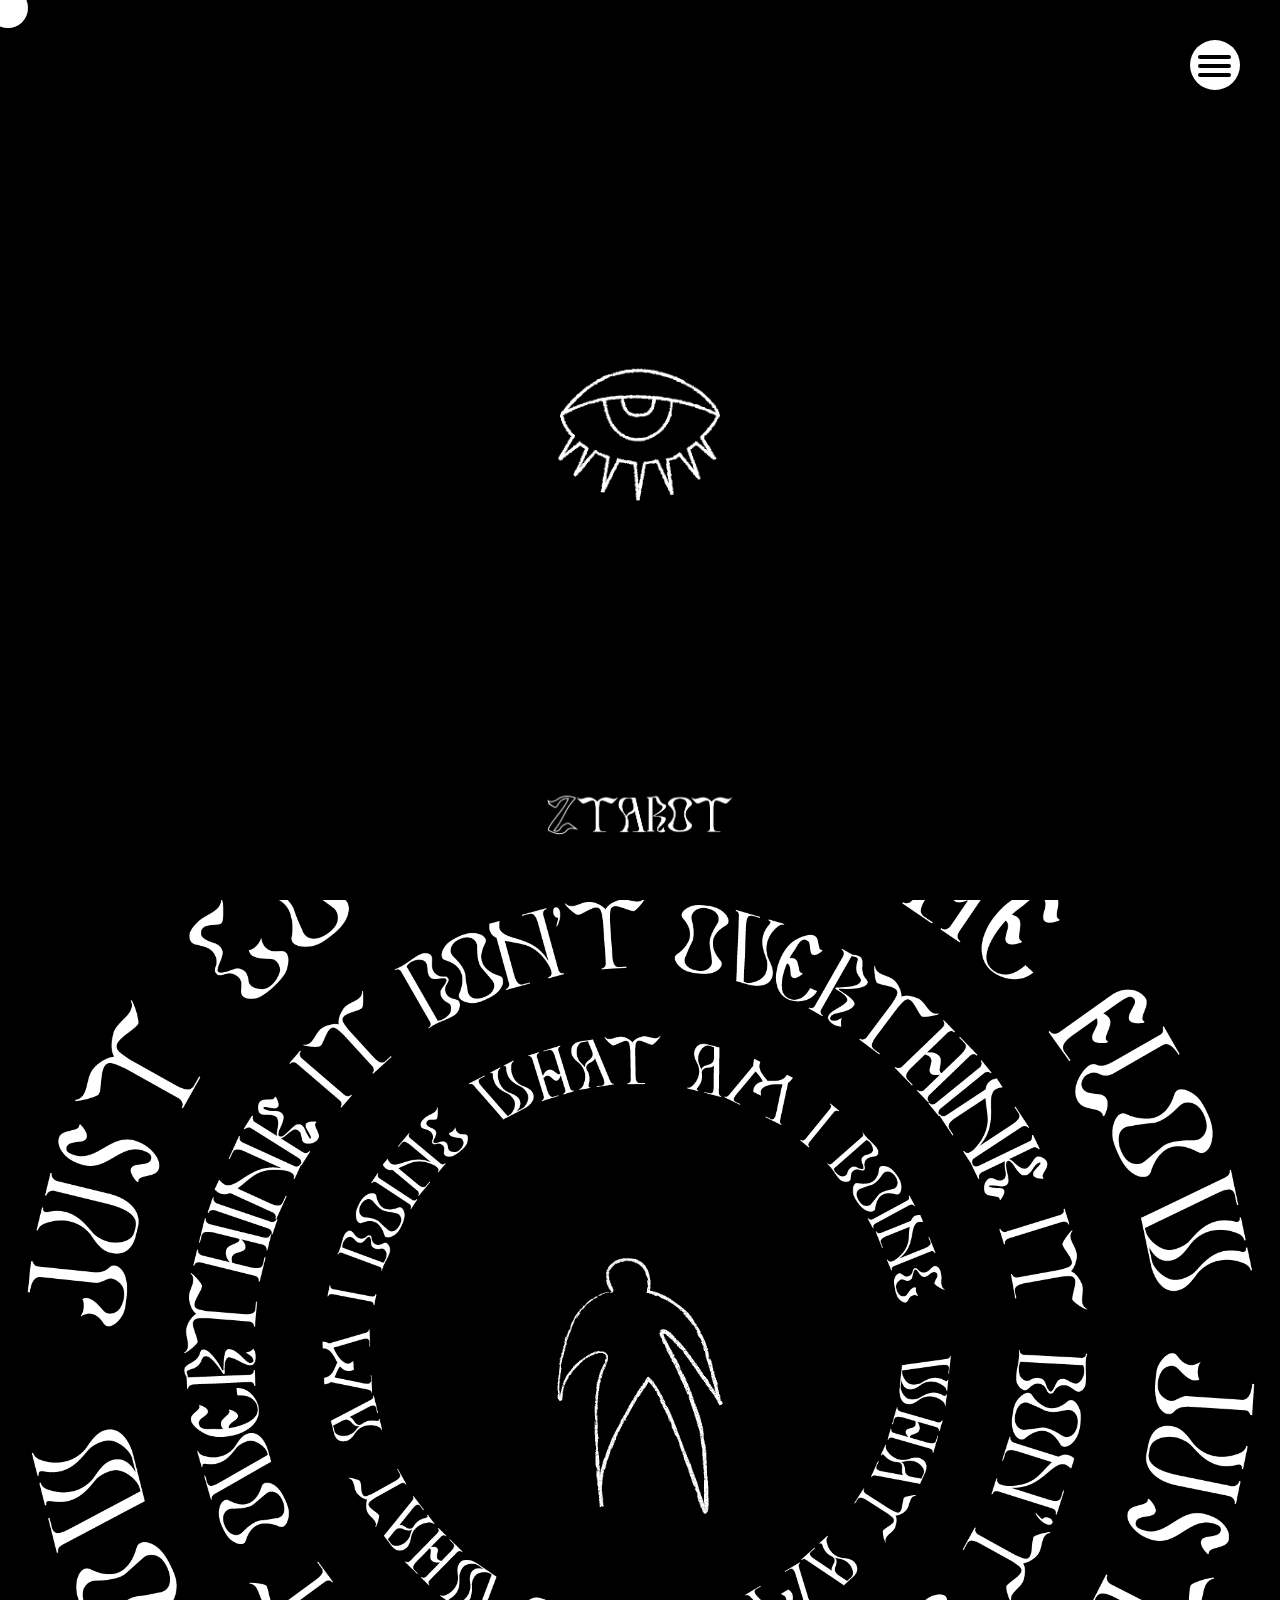
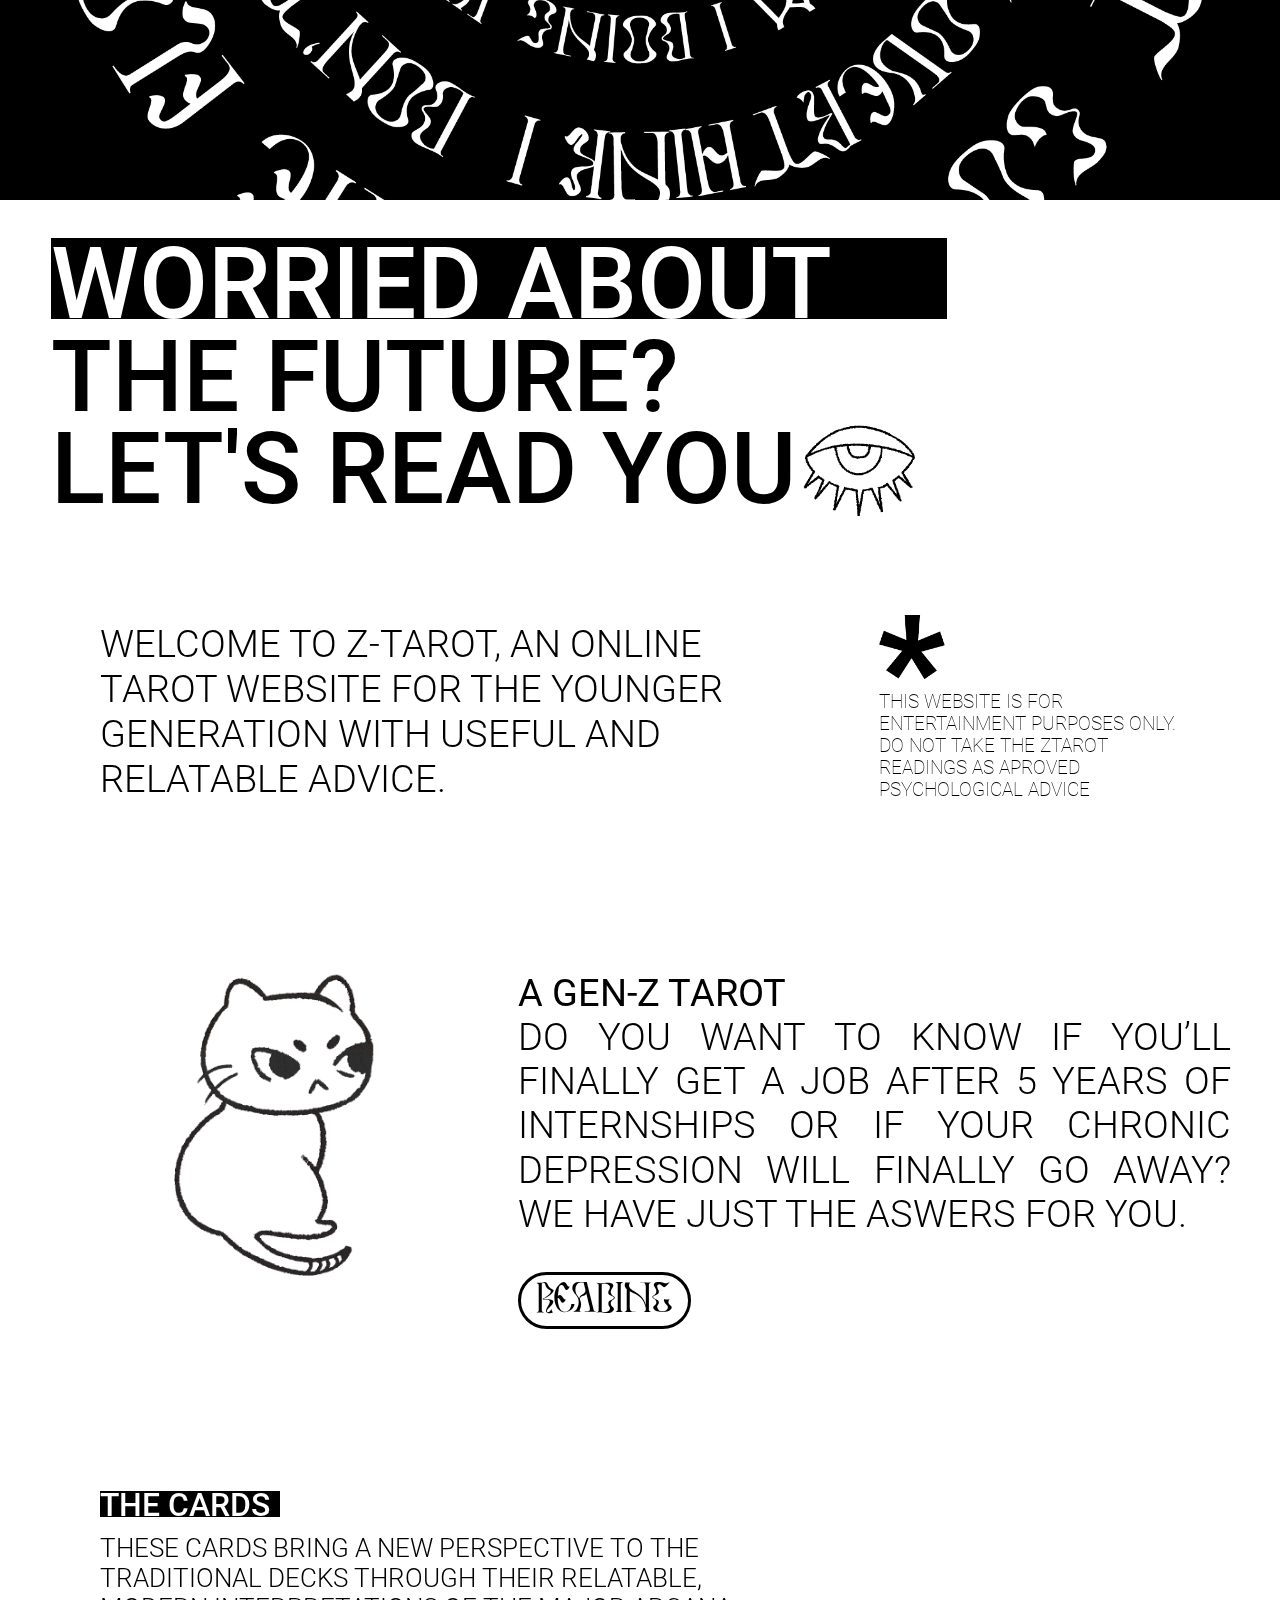
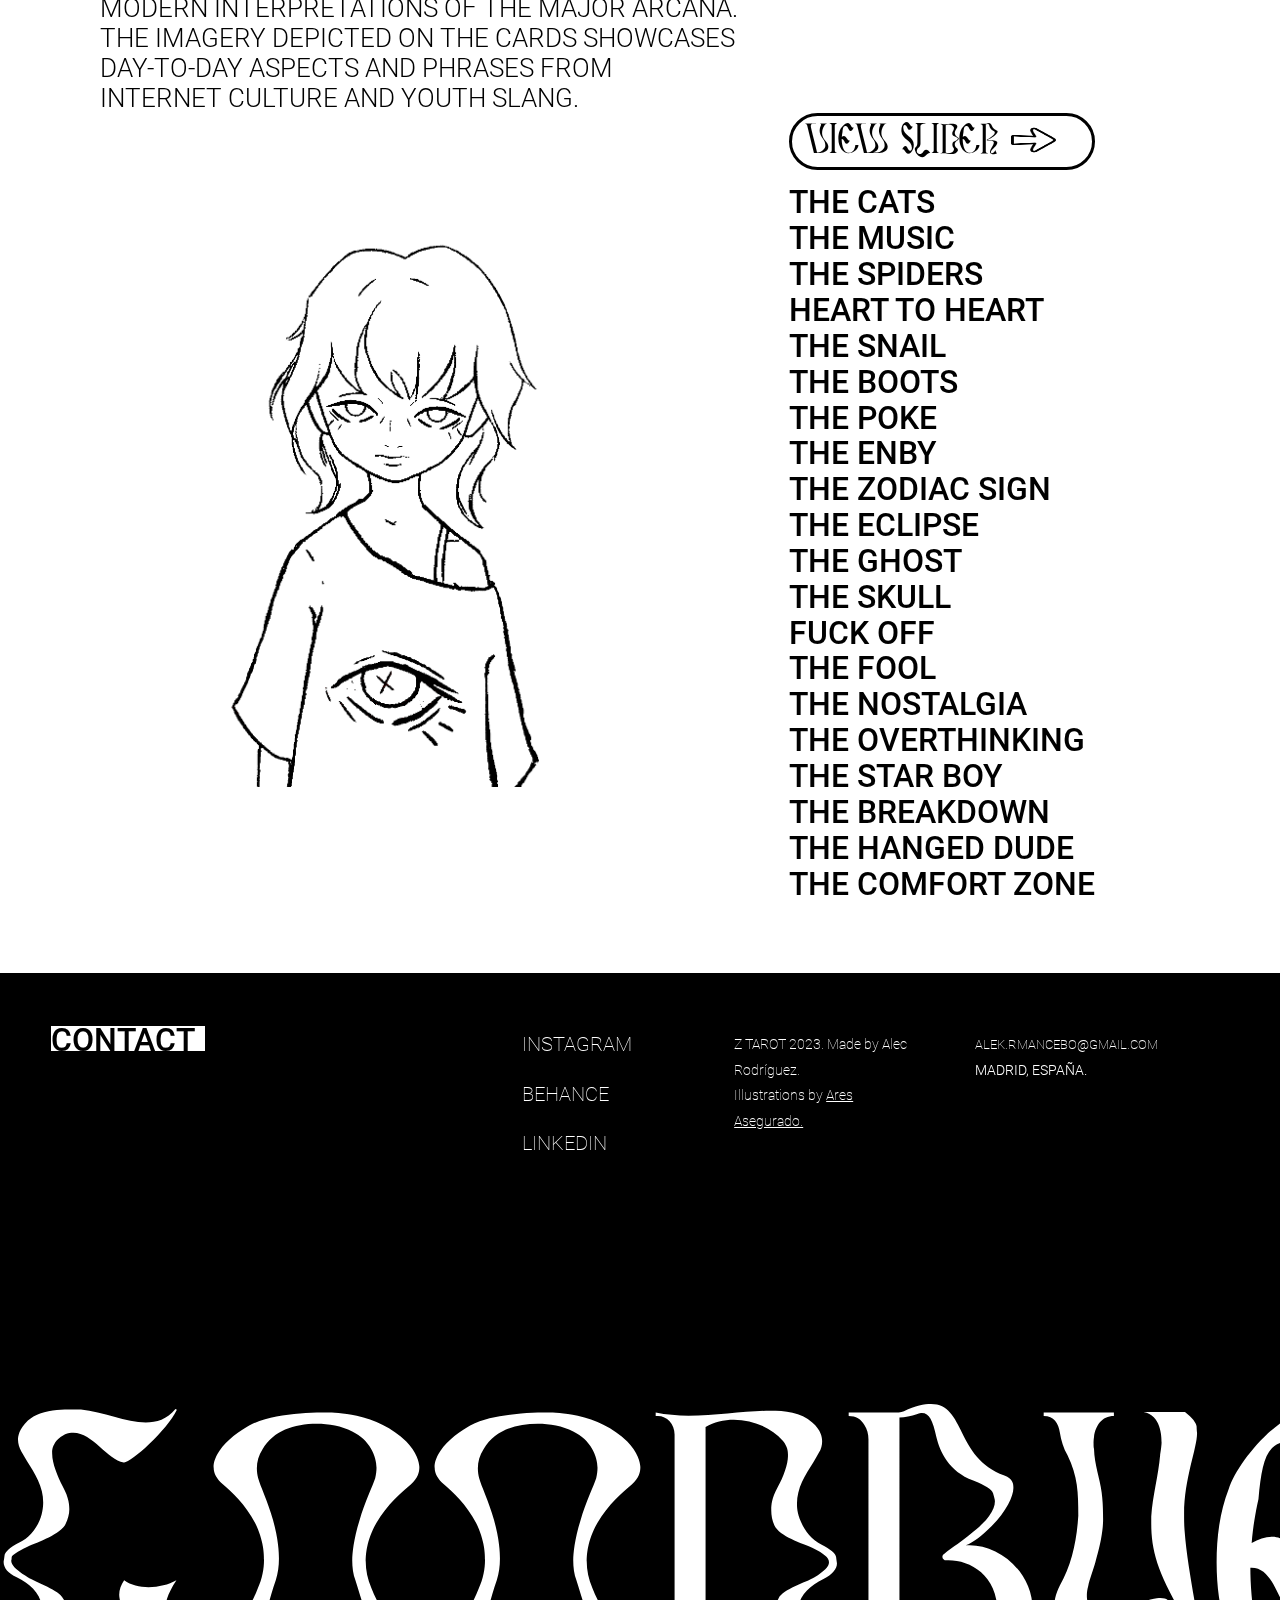
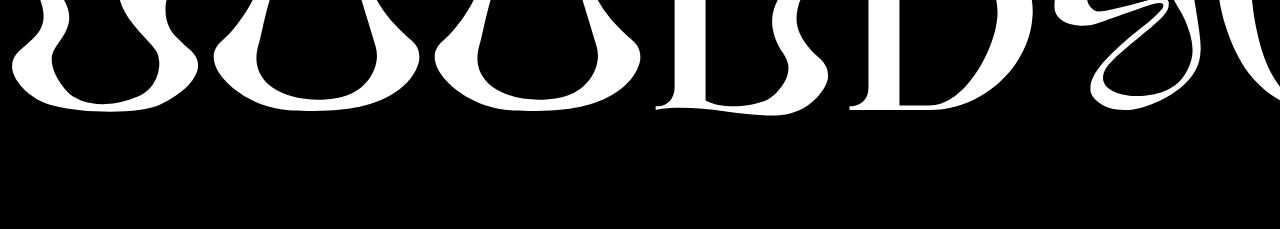
<file: index.html>
<!DOCTYPE html>
<html lang="en">
<head>
  <meta charset="UTF-8"/>
  <title>index </title>
  <meta name="viewport" content="width=device-width, initial-scale=1.0">
    <link rel="stylesheet" href="styles.css"> 
</head>

<body>
<svg xmlns="http://www.w3.org/2000/svg" version="1.1" style="position:absolute;top:0;">
  <defs>
    <filter id="squiggly-5">
      <feTurbulence id="turbulence10" baseFrequency="0.2" numOctaves="3" result="noise" seed="0"/>
      <feDisplacementMap in="SourceGraphic" in2="noise" scale="3" />
    </filter>
    <filter id="squiggly-6">
      <feTurbulence id="turbulence11" baseFrequency="0.2" numOctaves="3" result="noise" seed="1"/>
<feDisplacementMap in="SourceGraphic" in2="noise" scale="3" />
    </filter>
    
    <filter id="squiggly-7">
      <feTurbulence id="turbulence12" baseFrequency="0.2" numOctaves="3" result="noise" seed="2"/>
<feDisplacementMap in="SourceGraphic" in2="noise" scale="2" />
    </filter>
    <filter id="squiggly-8">
      <feTurbulence id="turbulence13" baseFrequency="0.2" numOctaves="3" result="noise" seed="3"/>
<feDisplacementMap in="SourceGraphic" in2="noise" scale="3" />
    </filter>
    
    <filter id="squiggly-9">
      <feTurbulence id="turbulence14" baseFrequency="0.2" numOctaves="3" result="noise" seed="4"/>
<feDisplacementMap in="SourceGraphic" in2="noise" scale="3" />
    </filter>
  </defs> 
</svg>
<svg xmlns="http://www.w3.org/2000/svg" version="1.1" style="position:absolute;">
  <defs>
    <filter id="squiggly-0">
      <feTurbulence id="turbulence0" baseFrequency="0.3" numOctaves="3" result="noise" seed="0"/>
      <feDisplacementMap id="displacement" in="SourceGraphic" in2="noise" scale="7" />
    </filter>
    <filter id="squiggly-1">
      <feTurbulence id="turbulence1" baseFrequency="0.3" numOctaves="3" result="noise" seed="1"/>
<feDisplacementMap in="SourceGraphic" in2="noise" scale="8" />
    </filter>
    
    <filter id="squiggly-2">
      <feTurbulence id="turbulence2" baseFrequency="0.3" numOctaves="3" result="noise" seed="2"/>
<feDisplacementMap in="SourceGraphic" in2="noise" scale="7" />
    </filter>
    <filter id="squiggly-3">
      <feTurbulence id="turbulence3" baseFrequency="0.3" numOctaves="3" result="noise" seed="3"/>
<feDisplacementMap in="SourceGraphic" in2="noise" scale="8" />
    </filter>
    
    <filter id="squiggly-4">
      <feTurbulence id="turbulence4" baseFrequency="0.3" numOctaves="3" result="noise" seed="4"/>
<feDisplacementMap in="SourceGraphic" in2="noise" scale="7" />
    </filter>
  </defs> 
</svg>

<div id="supernovacontainer">  <div id="align_supernova">
<div id="supernova">
    <i></i>
   <i></i>
</div></div></div>

<div id="containerstars">
	<div class="stars s">
		<p></p><p></p><p></p><p></p><p></p><p></p><p></p><p></p><p></p><p></p><p></p><p></p><p></p><p></p>
	</div>
    <div class="stars m">
		<p></p><p></p><p></p><p></p><p></p><p></p><p></p><p></p><p></p><p></p><p></p><p></p><p></p><p></p>
	</div>
	<div class="stars l">
		<p></p><p></p><p></p><p></p><p></p><p></p><p></p><p></p><p></p><p></p><p></p><p></p><p></p><p></p>
	</div>
	<div class="star-1 starshape1"></div>
<div><img class="star-2 starshape2" src="Imagenes/Starwhite.png" alt="white star drawing"></div>
<div><img class="star-3 starshape2" src="Imagenes/Starwhite.png" alt="white star drawing"></div>
<div><img class="star-5 starshape2" src="Imagenes/Starwhite.png" alt="white star drawing"></div>
<div class="star-4 starshape1"></div>

</div>

<nav >
  <div id="menuToggle">
   <input type="checkbox" />
	<span></span>
    <span></span>
    <span></span> 
    <ul id="menu">
      <li><a href="Reading.html">READING</a></li>
      <li><a href="#About">ABOUT</a></li>
      <li><a href="#Contact">CONTACT</a></li>
	  <li><a href="#Thecards">THE CARDS</a></li>
    </ul>
  </div></nav>

<div class="containerportada"> 

<div class="Alinear_flex">
    <img id="ojo" src="Imagenes/Ojo.gif" alt="ojo">
	<img class="top_image" id="OjoHover" src="Imagenes/OjoHover.gif" alt="ojo">
    <div class="Alinear_ztarot">
    <img id="ztarot" src="Imagenes/ztarot.png" alt="logo ztarot"> </div>
 </div>  </div>

<div class="containercirc">

<img id="textorotacion" src="Imagenes/Textorotacion.png" alt="texto rotando"> 
<div class="personawrapper"> <img id="persona" src="Imagenes/persona.png" alt="persona"> </div>
</div>

<section id="About">
<div class="About1">
<div class="rectangulo1"> </div>
<h1 id="Encabezado"> WORRIED ABOUT <br> THE FUTURE? <br>LET'S READ YOU <img id="ojo2" src="Imagenes/Ojo.gif" alt="Ojo"></h1>
<div class="abouttext">
  <div class="Encabezado2"> WELCOME TO Z-TAROT, AN ONLINE TAROT WEBSITE FOR 
  THE YOUNGER GENERATION WITH USEFUL AND RELATABLE ADVICE.
  </div>
  <div class= "warningtext"> 
    <div class="asterisk"> <img id="asterisco" src="Imagenes/asterisco.png" alt="asterisco"> 
    </div>
    <div class="warning"> <p id="warningp">THIS WEBSITE IS FOR ENTERTAINMENT PURPOSES ONLY. DO NOT
  TAKE THE ZTAROT READINGS AS APROVED PSYCHOLOGICAL ADVICE </p>
    </div>
  </div>
</div>
<div class="genzflex">
<div class="cat"> <img id="possesedcat" src="Imagenes/Possesed_Cat.gif" alt="possesed cat"></div>
<div class="genztext">
<p class="agenztarot"> A GEN-Z TAROT </p>
<p class="textopag2"> DO YOU WANT TO KNOW IF YOU’LL FINALLY GET A JOB AFTER
 5 YEARS OF INTERNSHIPS OR IF YOUR CHRONIC DEPRESSION WILL FINALLY GO AWAY?
WE HAVE JUST THE ASWERS FOR YOU. </p>
<div class="reading"> <a href="Reading.html">READING </a></div>
</div> 
</div>
<div id="Thecards"> 

<div class="cardstext">
        <div id="rect2" class="rectangulo2"> </div> 
		<p id="Cards"> THE CARDS </p>
</div>

<div class="textsexplanation"> <div class="explanation"> THESE CARDS BRING A NEW PERSPECTIVE TO THE TRADITIONAL DECKS THROUGH THEIR RELATABLE,
MODERN INTERPRETATIONS OF THE MAJOR ARCANA. THE IMAGERY DEPICTED ON THE CARDS SHOWCASES DAY-TO-DAY ASPECTS AND PHRASES FROM INTERNET CULTURE AND 
YOUTH SLANG. </div> </div>


<div class="listcontainer">
<div class="mystic"> <img id="mysticeye" src="Imagenes/Mystic_eye.gif" alt="illustration of a kid with a third eye"></div> 
	 
<ul id="cardlist">
      <li><div id="viewslider"> <a class="cardlink" href="The-Cards.html"> VIEW SLIDER <img id="arrow2" src="Imagenes/arrowright.png" alt="Arrow pointing right"></a> </div></li>
      <li class="cardlinks" id="t1">THE CATS  <img class="imghover" id="i1" src="Imagenes/miniatura_16.gif" alt="Tarot Card The Cats"></li>
      <li class="cardlinks" id="t2">THE MUSIC  <img class="imghover" id="i2" src="Imagenes/miniatura_17.png" alt="Tarot Card The Music"></li>
      <li class="cardlinks" id="t3">THE SPIDERS<img class="imghover" id="i3" src="Imagenes/miniatura_18.gif" alt="Tarot Card The Spiders"></li>
	  <li class="cardlinks" id="t4">HEART TO HEART<img class="imghover" id="i4" src="Imagenes/miniatura_19.gif" alt="Tarot Card Heart to Heart"></li>
      <li class="cardlinks" id="t5">THE SNAIL<img class="imghover" id="i5" src="Imagenes/miniatura_20.gif" alt="Tarot Card The Snail"></li>
      <li class="cardlinks" id="t6">THE BOOTS<img class="imghover" id="i6" src="Imagenes/miniatura_21.gif" alt="Tarot Card The Boots"></li>
	  <li class="cardlinks" id="t7">THE POKE<img class="imghover" id="i7" src="Imagenes/miniatura_22.gif" alt="Tarot Card Poke"></li>
      <li class="cardlinks" id="t8">THE ENBY<img class="imghover" id="i8" src="Imagenes/miniatura_23.gif" alt="Tarot Card The Enby"></li>
      <li class="cardlinks" id="t9">THE ZODIAC SIGN<img class="imghover" id="i9" src="Imagenes/miniatura_24.gif" alt="Tarot Card The Zodiac Sign"></li>
	  <li class="cardlinks" id="t10">THE ECLIPSE<img class="imghover" id="i10" src="Imagenes/miniatura_25.png" alt="Tarot Card The Eclipse"></li>
      <li class="cardlinks" id="t11">THE GHOST<img class="imghover" id="i11" src="Imagenes/miniatura_26.png" alt="Tarot Card The Ghost"></li>
      <li class="cardlinks" id="t12">THE SKULL<img class="imghover" id="i12" src="Imagenes/miniatura_27.gif" alt="Tarot Card The Skull"></li>
	  <li class="cardlinks" id="t13">FUCK OFF<img class="imghover" id="i13" src="Imagenes/miniatura_28.png" alt="Tarot Card Fuck Off"></li>
      <li class="cardlinks" id="t14">THE FOOL<img class="imghover" id="i14" src="Imagenes/miniatura_29.gif" alt="Tarot Card The Fool"></li>
      <li class="cardlinks" id="t15">THE NOSTALGIA<img class="imghover" id="i15" src="Imagenes/miniatura_30.gif" alt="Tarot Card The Nostalgia"></li>
	  <li class="cardlinks" id="t16">THE OVERTHINKING<img class="imghover" id="i16" src="Imagenes/miniatura_31.gif" alt="Tarot Card The Overthinking"></li>
      <li class="cardlinks" id="t17">THE STAR BOY<img class="imghover" id="i17" src="Imagenes/miniatura_32.gif" alt="Tarot Card The Starboy"></li>
      <li class="cardlinks" id="t18">THE BREAKDOWN<img class="imghover" id="i18" src="Imagenes/miniatura_33.gif" alt="Tarot Card The Breakdown"></li>
	  <li class="cardlinks" id="t19">THE HANGED DUDE<img class="imghover" id="i19" src="Imagenes/miniatura_34.gif" alt="Tarot Card The Hanged Dude"></li>
      <li class="cardlinks" id="t20">THE COMFORT ZONE<img class="imghover" id="i20" src="Imagenes/miniatura_35.png" alt="Tarot Card The Comfort Zone"></li>
</ul> </div>      
</div>
</div>
</section>


<div id="Contact">
<div class="Contact1">
<div class="Contactinfo">
<div class="contacttext">
<div id="rect1" class="rectangulo1"></div>
<p id="contacto"> CONTACT </p> </div>
<div class="linksrrss">
<div class="linkstext"> <a href="https://www.instagram.com/alekxty?igsh=ZGNjOWZkYTE3MQ==">INSTAGRAM </a></div>
<div class="linkstext"> <a href="https://www.behance.net/lucarodrguez10">BEHANCE </a></div>
<div class="linkstext"> <a href="https://www.linkedin.com/in/alec-rodr%C3%ADguez-mancebo-a4874b2a7?utm_source=share&utm_campaign=share_via&utm_content=profile&utm_medium=android_app">LINKEDIN  </a></div>

 </div>
<div class="madeby"> 
<p> Z TAROT 2023. Made by Alec Rodríguez.<br> Illustrations by <a href="https://www.instagram.com/inkgraveyard?igsh=MzRlODBiNWFlZA==" class="linkares">Ares Asegurado.</a> </p>
</div>
<div class="email"> 
<p id="gmail"> ALEK.RMANCEBO@GMAIL.COM </p>
<p id="ubicación"> MADRID, ESPAÑA. </p>
</div>
</div>
<div class="view-loop">
  <ul class="title-slide">
    <li class="title"><span><span>GOODBYE GOODBYE GOODBYE GOODBYE GOODBYE </span></span></li>
    <li class="title"><span><span>GOODBYE GOODBYE GOODBYE GOODBYE GOODBYE </span></span></li>
    <li class="title"><span><span>GOODBYE GOODBYE GOODBYE GOODBYE GOODBYE </span></span></li>
    <li class="title"><span><span>GOODBYE GOODBYE GOODBYE GOODBYE GOODBYE </span></span></li>
    <li class="title"><span><span>GOODBYE GOODBYE GOODBYE GOODBYE GOODBYE </span></span></li>
    <li class="title"><span><span>GOODBYE GOODBYE GOODBYE GOODBYE GOODBYE </span></span></li>
    <li class="title"><span><span>GOODBYE GOODBYE GOODBYE GOODBYE GOODBYE </span></span></li>
    <li class="title"><span><span>GOODBYE GOODBYE GOODBYE GOODBYE GOODBYE </span></span></li>
    <li class="title"><span><span>GOODBYE GOODBYE GOODBYE GOODBYE GOODBYE </span></span></li>
    <li class="title"><span><span>GOODBYE GOODBYE GOODBYE GOODBYE GOODBYE </span></span></li>
  </ul>
</div>
</div>
</div>

<div class="cursor">
<div class="circle" ></div>
<div class="circle" ></div>
<div class="circle" ></div>
<div class="circle" ></div>
<div class="circle" ></div>
<div class="circle" ></div>
<div class="circle" ></div>
<div class="circle" ></div>
<div class="circle" ></div>
<div class="circle" ></div>
<div class="circle" ></div>
<div class="circle" ></div>
<div class="circle" ></div>
<div class="circle" ></div>
<div class="circle" ></div>
<div class="circle" ></div>
<div class="circle" ></div>
<div class="circle" ></div></div>


<script src="java.js"> 
</script>  
<script>
function myFunction() {
  document.documentElement.style.scrollBehavior = "smooth";
}
</script>
<script src="supernova.js"> 
</script> 

</body>

</html>
</file>
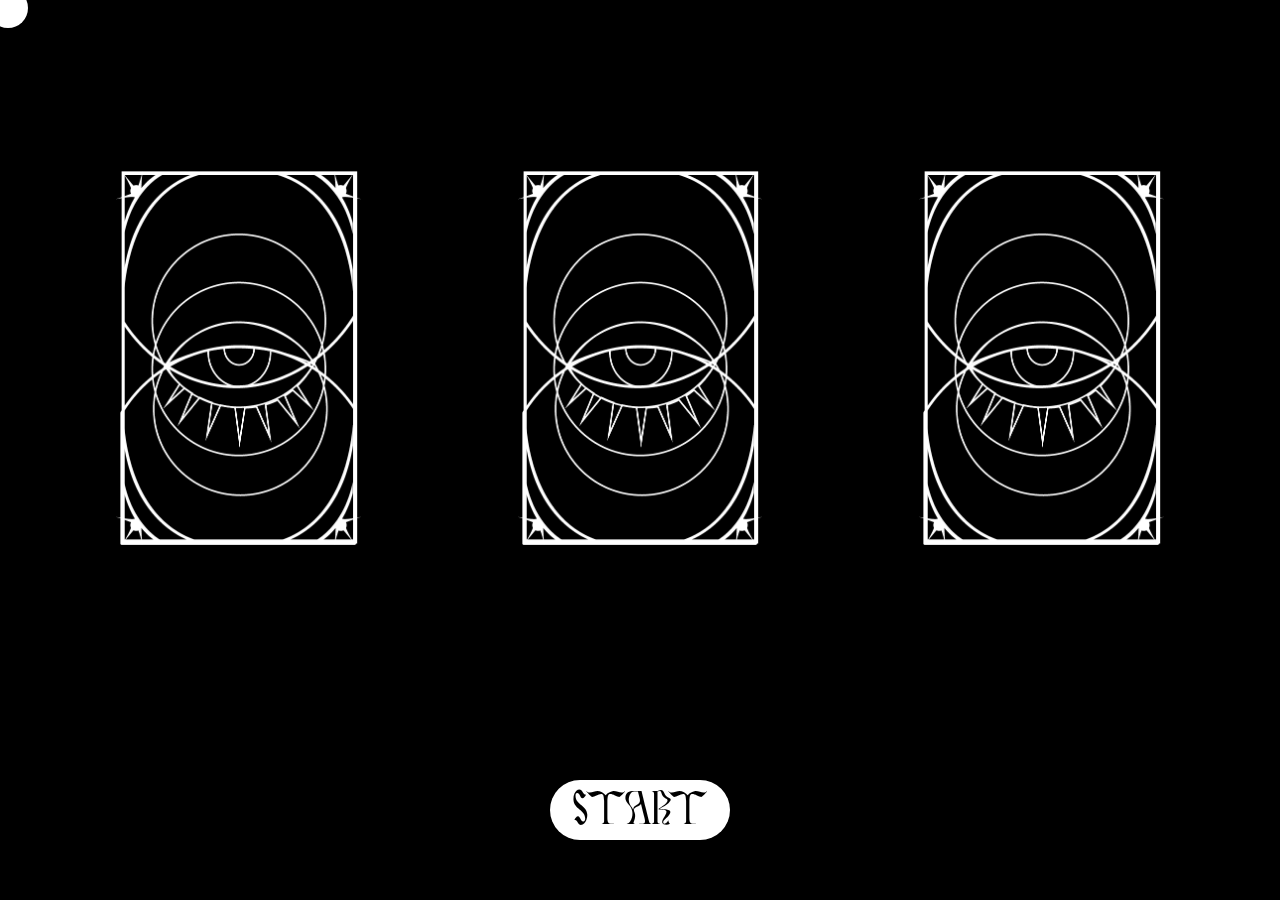
<file: Reading.html>
<!DOCTYPE html>
<html lang="en">
<head>
  <meta charset="UTF-8"/>
  <title>Reading </title>
  <meta name="viewport" content="width=device-width, initial-scale=1.0">
    <link rel="stylesheet" href="styles.css">
</head>

<body>
<div id="containerstars2">
	<div class="stars2 a">
		<span><img class="starsreading" src="Imagenes/Starwhite.png" alt="white star"></span>
		<span><img class="starsreading" src="Imagenes/Starwhite.png" alt="white star"></span>
		<span><img class="starsreading" src="Imagenes/Starwhite.png" alt="white star"></span>
		<span><img class="starsreading" src="Imagenes/Starwhite.png" alt="white star"></span>
		<span><img class="starsreading" src="Imagenes/Starwhite.png" alt="white star"></span>
		<span><img class="starsreading" src="Imagenes/Starwhite.png" alt="white star"></span>
	</div>
    <div class="stars2 b">
		<span><img class="starsreading" src="Imagenes/Starwhite.png" alt="white star"></span>
		<span><img class="starsreading" src="Imagenes/Starwhite.png" alt="white star"></span>
		<span><img class="starsreading" src="Imagenes/Starwhite.png" alt="white star"></span>
		<span><img class="starsreading" src="Imagenes/Starwhite.png" alt="white star"></span>
		<span><img class="starsreading" src="Imagenes/Starwhite.png" alt="white star"></span>
	</div>
	<div class="stars2 c">
		<span><img class="starsreading" src="Imagenes/Starwhite.png" alt="white star"></span>
		<span><img class="starsreading" src="Imagenes/Starwhite.png" alt="white star"></span>
		<span><img class="starsreading" src="Imagenes/Starwhite.png" alt="white star"></span>
		<span><img class="starsreading" src="Imagenes/Starwhite.png" alt="white star"></span>
		<span><img class="starsreading" src="Imagenes/Starwhite.png" alt="white star"></span>
</div></div>
<div class="Pagecontainer">
<div class="Reading1">
     <div class="buttonread"><button class="startreading" id="changeButton"> START </button></div> 
    <div class="columnas" id="columna1"> 
	 <div class="card-frame"> 
	    <div class="card-animate"> 
	      <div class="front" id="imageDiv1"> </div>
		  <div class="back" id="backDiv1"> <img class="imageback" src="Imagenes/Back-card.png" alt="parte trasera de una carta de tarot"></div>
		</div> 
	 </div>  
	</div>
	<div class="columnas"> 
	 <div class="card-frame"> 
	    <div class="card-animate"> 
		   <div class="front" id="imageDiv2"> </div> 
		   <div class="back" id="backDiv2"> <img class="imageback" src="Imagenes/Back-card.png" alt="parte trasera de una carta de tarot"></div>
		</div> 
     </div>
	</div>
	<div class="columnas" id="columna3"> 
	 <div class="card-frame">
	   <div class="card-animate"> 
	    <div class="front" id="imageDiv3"> </div> 
		<div class="back" id="backDiv3"> <img class="imageback" src="Imagenes/Back-card.png" alt="parte trasera de una carta de tarot"> </div>
	   </div>
	 </div>
	</div>

<div id="textframe"> </div>
<div id="randomtext"> <p > </p></div>
</div> 
</div>
<div class="cursor">
<div class="circle" ></div>
<div class="circle" ></div>
<div class="circle" ></div>
<div class="circle" ></div>
<div class="circle" ></div>
<div class="circle" ></div>
<div class="circle" ></div>
<div class="circle" ></div>
<div class="circle" ></div>
<div class="circle" ></div>
<div class="circle" ></div>
<div class="circle" ></div>
<div class="circle" ></div>
<div class="circle" ></div>
<div class="circle" ></div>
<div class="circle" ></div>
<div class="circle" ></div>
<div class="circle" ></div></div>

<svg xmlns="http://www.w3.org/2000/svg" version="1.1" style="position:absolute; top:0; display:none;">
  <defs>
    <filter id="squiggly-0">
      <feTurbulence id="turbulence5" baseFrequency="0.3" numOctaves="3" result="noise" seed="0"/>
      <feDisplacementMap in="SourceGraphic" in2="noise" scale="7" />
    </filter>
    <filter id="squiggly-1">
      <feTurbulence id="turbulence6" baseFrequency="0.3" numOctaves="3" result="noise" seed="1"/>
<feDisplacementMap in="SourceGraphic" in2="noise" scale="8" />
    </filter>
    
    <filter id="squiggly-2">
      <feTurbulence id="turbulence7" baseFrequency="0.3" numOctaves="3" result="noise" seed="2"/>
<feDisplacementMap in="SourceGraphic" in2="noise" scale="7" />
    </filter>
    <filter id="squiggly-3">
      <feTurbulence id="turbulence8" baseFrequency="0.3" numOctaves="3" result="noise" seed="3"/>
<feDisplacementMap in="SourceGraphic" in2="noise" scale="8" />
    </filter>
    
    <filter id="squiggly-4">
      <feTurbulence id="turbulence9" baseFrequency="0.3" numOctaves="3" result="noise" seed="4"/>
<feDisplacementMap in="SourceGraphic" in2="noise" scale="7" />
    </filter>
  </defs> 
</svg>

<svg xmlns="http://www.w3.org/2000/svg" version="1.1" style="position:absolute;top:0;display:none;">
  <defs>
    <filter id="squiggly-5">
      <feTurbulence id="turbulence10" baseFrequency="0.2" numOctaves="3" result="noise" seed="0"/>
      <feDisplacementMap in="SourceGraphic" in2="noise" scale="3" />
    </filter>
    <filter id="squiggly-6">
      <feTurbulence id="turbulence11" baseFrequency="0.2" numOctaves="3" result="noise" seed="1"/>
<feDisplacementMap in="SourceGraphic" in2="noise" scale="3" />
    </filter>
    
    <filter id="squiggly-7">
      <feTurbulence id="turbulence12" baseFrequency="0.2" numOctaves="3" result="noise" seed="2"/>
<feDisplacementMap in="SourceGraphic" in2="noise" scale="2" />
    </filter>
    <filter id="squiggly-8">
      <feTurbulence id="turbulence13" baseFrequency="0.2" numOctaves="3" result="noise" seed="3"/>
<feDisplacementMap in="SourceGraphic" in2="noise" scale="3" />
    </filter>
    
    <filter id="squiggly-9">
      <feTurbulence id="turbulence14" baseFrequency="0.2" numOctaves="3" result="noise" seed="4"/>
<feDisplacementMap in="SourceGraphic" in2="noise" scale="3" />
    </filter>
  </defs> 
</svg>

<script src="java.js"> 
</script>  
<script src="flip.js"> 
</script> 
</body>
</html>
</file>
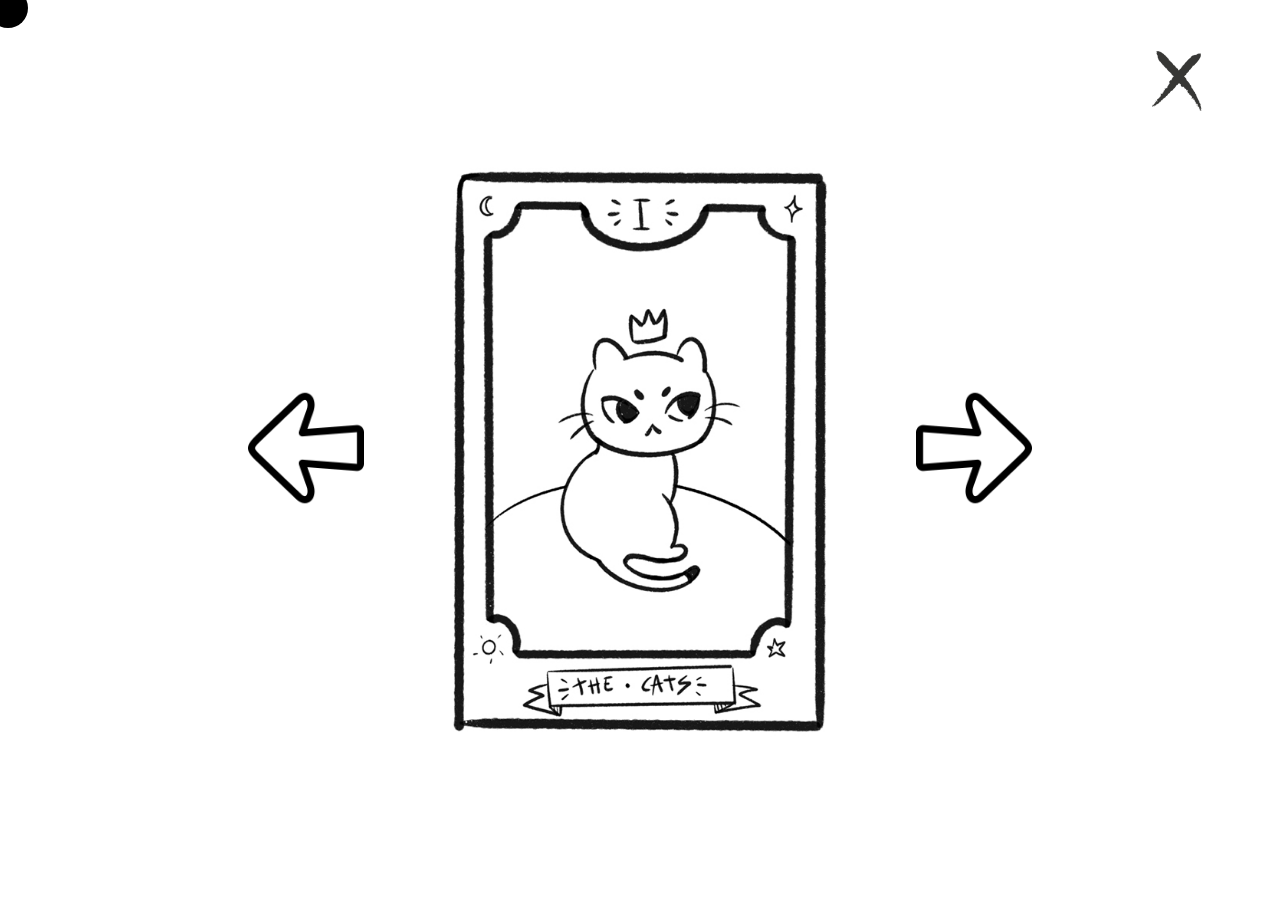
<file: The-Cards.html>
<!DOCTYPE html>
<html lang="en">
<head>
  <meta charset="UTF-8"/>
  <title>Slideshow </title>
  <meta name="viewport" content="width=device-width, initial-scale=1.0">
    <link rel="stylesheet" href="styles.css"> 
</head>

<body>

<div class="Pagecontainer">
<div class="Pagecontainer2"> 
    <div class="cardstext2"> <div class="rectangulo3"> </div> <a href="index.html#Thecards"><img id="cross" src="Imagenes/Cruz.png" alt="cruz"> </a> </div>
    <div class="decoration"> 
	      
	</div>
	
	<div class="arrows"> 
	      <button class="arrowlinks" onclick="plusDivs(-1)"> <img id="arrowleft" src="Imagenes/arrowleft.png" alt="left arrow drawing"> </button>
    </div> 
    <div class="columnscards" id="columncard1"> 
	<div class="card-frame-2"> 
    <div class="card1">
	<img class="Thecard" src="Imagenes/Cartas/IMG_1716.JPG" alt="Tarot Card The Cats">
	<img class="Thecard" id="music" src="Imagenes/Cartas/IMG_1717.JPG" alt="Tarot Card The Music">
	<img class="Thecard" src="Imagenes/Cartas/IMG_1718.JPG" alt="Tarot Card The Spiders">
	<img class="Thecard" src="Imagenes/Cartas/IMG_1719.JPG" alt="Tarot Card Heart to Heart">
	<img class="Thecard" src="Imagenes/Cartas/IMG_1720.JPG" alt="Tarot Card The Snail">
	<img class="Thecard" src="Imagenes/Cartas/IMG_1721.JPG" alt="Tarot Card The Boots">
	<img class="Thecard" src="Imagenes/Cartas/IMG_1722.JPG" alt="Tarot Card Poke">
	<img class="Thecard" src="Imagenes/Cartas/IMG_1723.JPG" alt="Tarot Card The Enby">
	<img class="Thecard" src="Imagenes/Cartas/IMG_1724.JPG" alt="Tarot Card The Zodiac Sign">
	<img class="Thecard" src="Imagenes/Cartas/IMG_1725.JPG" alt="Tarot Card The Eclipse">
	<img class="Thecard" src="Imagenes/Cartas/IMG_1726.JPG" alt="Tarot Card The Ghost">
	<img class="Thecard" src="Imagenes/Cartas/IMG_1727.JPG" alt="Tarot Card The Skull">
	<img class="Thecard" src="Imagenes/Cartas/IMG_1728.JPG" alt="Tarot Card Fuck Off">
	<img class="Thecard" src="Imagenes/Cartas/IMG_1729.JPG" alt="Tarot Card The Fool">
	<img class="Thecard" src="Imagenes/Cartas/IMG_1730.JPG" alt="Tarot Card The Nostalgia">
	<img class="Thecard" src="Imagenes/Cartas/IMG_1731.JPG" alt="Tarot Card The Overthinking">
	<img class="Thecard" src="Imagenes/Cartas/IMG_1732.JPG" alt="Tarot Card The Starboy">
	<img class="Thecard" src="Imagenes/Cartas/IMG_1733.JPG" alt="Tarot Card The Breakdown">
	<img class="Thecard" src="Imagenes/Cartas/IMG_1734.JPG" alt="Tarot Card The Hanged Dude">
	<img class="Thecard" src="Imagenes/Cartas/IMG_1735.JPG" alt="Tarot Card The Comfort Zone">
	
    </div>
	 </div>  
	</div>
	
	 <div class="arrows"> 
	    <button class="arrowlinks" onclick="plusDivs(+1)"> <img id="arrowright" src="Imagenes/arrowright.png" alt="right arrow drawing"> </button> </div> </div>
	</div>

<div class="cursor">
<div class="circle" ></div>
<div class="circle" ></div>
<div class="circle" ></div>
<div class="circle" ></div>
<div class="circle" ></div>
<div class="circle" ></div>
<div class="circle" ></div>
<div class="circle" ></div>
<div class="circle" ></div>
<div class="circle" ></div>
<div class="circle" ></div>
<div class="circle" ></div>
<div class="circle" ></div>
<div class="circle" ></div>
<div class="circle" ></div>
<div class="circle" ></div>
<div class="circle" ></div>
<div class="circle" ></div></div>


<svg xmlns="http://www.w3.org/2000/svg" version="1.1" style="position:absolute; top:0;">
  <defs>
    <filter id="squiggly-0">
      <feTurbulence id="turbulence5" baseFrequency="0.3" numOctaves="3" result="noise" seed="0"/>
      <feDisplacementMap in="SourceGraphic" in2="noise" scale="7" />
    </filter>
    <filter id="squiggly-1">
      <feTurbulence id="turbulence6" baseFrequency="0.3" numOctaves="3" result="noise" seed="1"/>
<feDisplacementMap in="SourceGraphic" in2="noise" scale="8" />
    </filter>
    
    <filter id="squiggly-2">
      <feTurbulence id="turbulence7" baseFrequency="0.3" numOctaves="3" result="noise" seed="2"/>
<feDisplacementMap in="SourceGraphic" in2="noise" scale="7" />
    </filter>
    <filter id="squiggly-3">
      <feTurbulence id="turbulence8" baseFrequency="0.3" numOctaves="3" result="noise" seed="3"/>
<feDisplacementMap in="SourceGraphic" in2="noise" scale="8" />
    </filter>
    
    <filter id="squiggly-4">
      <feTurbulence id="turbulence9" baseFrequency="0.3" numOctaves="3" result="noise" seed="4"/>
<feDisplacementMap in="SourceGraphic" in2="noise" scale="7" />
    </filter>
  </defs> 
</svg>

<svg xmlns="http://www.w3.org/2000/svg" version="1.1" style="position:absolute; top:0;">
  <defs>
    <filter id="squiggly-5">
      <feTurbulence id="turbulence10" baseFrequency="0.2" numOctaves="3" result="noise" seed="0"/>
      <feDisplacementMap in="SourceGraphic" in2="noise" scale="3" />
    </filter>
    <filter id="squiggly-6">
      <feTurbulence id="turbulence11" baseFrequency="0.2" numOctaves="3" result="noise" seed="1"/>
<feDisplacementMap in="SourceGraphic" in2="noise" scale="3" />
    </filter>
    
    <filter id="squiggly-7">
      <feTurbulence id="turbulence12" baseFrequency="0.2" numOctaves="3" result="noise" seed="2"/>
<feDisplacementMap in="SourceGraphic" in2="noise" scale="2" />
    </filter>
    <filter id="squiggly-8">
      <feTurbulence id="turbulence13" baseFrequency="0.2" numOctaves="3" result="noise" seed="3"/>
<feDisplacementMap in="SourceGraphic" in2="noise" scale="3" />
    </filter>
    
    <filter id="squiggly-9">
      <feTurbulence id="turbulence14" baseFrequency="0.2" numOctaves="3" result="noise" seed="4"/>
<feDisplacementMap in="SourceGraphic" in2="noise" scale="3" />
    </filter>
  </defs> 
</svg>

<script src="java.js"> 
</script>
<script src="flip.js"> </script>
<script>
var slideIndex = 1;
showDivs(slideIndex);

function plusDivs(n) {
  showDivs(slideIndex += n);
}

function showDivs(n) {
  var i;
  var x = document.getElementsByClassName("Thecard");
  if (n > x.length) {slideIndex = 1}
  if (n < 1) {slideIndex = x.length}
  for (i = 0; i < x.length; i++) {
    x[i].style.display = "none";  
  }
    x[slideIndex-1].style.display = "block";  
}
</script>
</body>
</html>
</file>
<file: styles.css>
@font-face {
    font-family: 'strarat';
    src: url('Fuentes/Strarat Elegante Font.otf') format('opentype');
    font-weight: normal;
    font-style: normal;

}

@font-face {
    font-family: 'roboto';
    src: url('Fuentes/Roboto-Regular.ttf') format('truetype');
	font-weight: 400;
    font-style: normal; }
	
@font-face {
  font-family: 'roboto';
  src: url('Fuentes/Roboto-Light.ttf') format('truetype');
  font-weight: 300;
  font-style: normal;
}

@font-face {
  font-family: 'roboto';
  src: url("Fuentes/Roboto-Thin.ttf") format('truetype');
  font-weight: 100;
  font-style: normal;
}

@font-face {
  font-family: 'roboto';
  src: url('Fuentes/Roboto-Black.ttf') format('truetype');
  font-weight: 800;
  font-style: normal;
}

@font-face {
  font-family: 'roboto';
  src: url('Fuentes/Roboto-Bold.ttf') format('truetype');
  font-weight: 700;
  font-style: normal;
}

@font-face {
  font-family: 'roboto';
  src: url('Fuentes/Roboto-Medium.ttf') format('truetype');
  font-weight: 500;
  font-style: normal;
}

html {
 scroll-behavior:smooth;
}

body {
  margin:0;
  padding:0;
  box-sizing: border-box;
  background-color:black;
  cursor:none;
  scroll-snap-type: y mandatory;
  overflow-X:hidden;
  
}
a
{
  text-decoration: none;
  color: inherit;
  
}
a:hover
{  cursor:none;
}

p { margin-block-start: 0em;
    margin-block-end: 0em;}


button, input[type="submit"], input[type="reset"] {
	background: none;
	color: inherit;
	padding: 0;
	font: inherit;
	outline: none;
	box-shadow: none;
	cursor:none;
	border-style:none;
}


@media only screen and (max-width: 768px) {
	
body.cursor {display:none;}

.cursor {
         display:none;}

.circle { display:none;
           visibility:hidden; }


#supernovacontainer {  position:absolute;
	                   height: 100vh;
					   width: 100vw;
					   overflow:hidden;
					   display: flex;
					   top:0%;}
					   
#align_supernova {     display: flex;
                       justify-content: center;
                       align-items: center;
                       height: 90%;
                       position: relative;
                       width: 100%;
                     }
					  
#supernova {
	z-index: 2;
	height: 0px;
	width: 0px;
	border-radius: 50%;
	background: radial-gradient(circle at center, rgba(255, 255, 255, 1) 0%, rgba(255, 0, 255, 0) 100%);
    animation: blobRadius 0.6s linear infinite;
	align-items: center;
	justify-content: center;
    display: none;
}

#supernova i {
	display: block;
	position: absolute;
	width: 400px;
	height: 400px;
	border-radius: 50%;
	opacity: 0;
	animation-name: supernova;
	animation-duration: 5s;
	animation-iteration-count: 1;
	animation-timing-function: ease-in;
    background: white;
}

#supernova i:nth-child(1) {
	animation-delay: 0.3s;
}

#supernova i:nth-child(2) {
	animation-delay: 1s;
}

#containerstars{  /*https://codepen.io/yochans/pen/PobWyJP*/
	position: absolute;
	width: 100vw;
	height: 100vh;
	display:none;
	animation: fadein-stars 8s ease-in, Squiggly 1s linear infinite;
	
}

  .starshape1 {
    background-color: white;
    height: 30px;
    width: 30px;
    border-radius: 50%;
    animation-iteration-count: infinite;
	position:absolute;
	
  }
  
   .starshape2 {
    
    height: 30px;
    width: 30px;
    mix-blend-mode:difference;
    animation-iteration-count: infinite;
	position:absolute;
  }

  .star-1 {
    top: 15%; 
    left: 60%;
    animation-name: twinkle-1;
    animation-duration: 15s;
  }

  .star-2 {
    top: 25%;
    left: 25%;
    animation-name: twinkle-2;
    animation-duration: 10s;
  }
  
   .star-3 {
    top: 75%;
    left: 85%;
    animation-name: twinkle-1;
    animation-duration: 10s;
  }
  
   .star-4 {
    top: 59%;
    left: 35%;
    animation-name: twinkle-2;
    animation-duration: 13s;
  }

   .star-5 {
    top: 80%;
    left: 10%;
    animation-name: twinkle-2;
    animation-duration: 13s;
  }

  @keyframes twinkle-1 {
    50% {
      transform: scale(0.5);
      opacity: 0.5;
    }
  }

  @keyframes twinkle-2 {
    20% {
      transform: scale(0.5);
      opacity: 0.5;
    }
  }
  
  
.stars p{
	border-radius:50%;
	position: absolute;
	margin: 0px;
	padding: 0px;
	background: rgba(255, 255 ,255 , 1);
	animation: flash_anim 2.5s infinite;   }


.stars.s p{
	width: 2px;
	height: 2px;
}

.stars.m p{
	width: 3px;
	height: 3px;
}

.stars.l p{
	width: 4px;
	height: 4px;
}




.stars.s p:nth-of-type(1){
	top: 5%;
	left: 5%;
	animation-delay: 0s;
}

.stars.s p:nth-of-type(2){
	top: 20%;
	left: 20%;
	animation-delay: 5s;
}

.stars.s p:nth-of-type(3){
	top: 30%;
	left: 30%;
	animation-delay: 8s;
}

.stars.s p:nth-of-type(4){
	top: 80%;
	left: 40%;
	animation-delay: 2s;
}

.stars.s p:nth-of-type(5){
	top: 5%;
	left: 50%;
	animation-delay: 3s;
}

.stars.s p:nth-of-type(6){
	top: 40%;
	left: 60%;
	animation-delay: 7s;
}

.stars.s p:nth-of-type(7){
	top: 10%;
	left: 70%;
	animation-delay: 9s;
}

.stars.s p:nth-of-type(8){
	top: 20%;
	left: 80%;
	animation-delay: 4s;
}

.stars.s p:nth-of-type(9){
	top: 60%;
	left: 90%;
	animation-delay: 1s;
}

.stars.s p:nth-of-type(10){
	top: 10%;
	left: 99%;
	animation-delay: 6s;
}




.stars.m p:nth-of-type(1){
	top: 84%;
	left: 4%;
	animation-delay: 7s;
}

.stars.m p:nth-of-type(2){
	top: 34%;
	left: 14%;
	animation-delay: 0s;
}

.stars.m p:nth-of-type(3){
	top: 64%;
	left: 34%;
	animation-delay: 1s;
}

.stars.m p:nth-of-type(4){
	top: 14%;
	left: 44%;
	animation-delay: 2s;
}

.stars.m p:nth-of-type(5){
	top: 74%;
	left: 54%;
	animation-delay: 9s;
}

.stars.m p:nth-of-type(6){
	top: 44%;
	left: 64%;
	animation-delay: 5s;
}

.stars.m p:nth-of-type(7){
	top: 94%;
	left: 74%;
	animation-delay: 1s;
}

.stars.m p:nth-of-type(8){
	top: 44%;
	left: 84%;
	animation-delay: 8s;
}

.stars.m p:nth-of-type(9){
	top: 34%;
	left: 94%;
	animation-delay: 6s;
}

.stars.m p:nth-of-type(10){
	top: 4%;
	left: 97%;
	animation-delay: 4s;
}



.stars.l p:nth-of-type(1){
	top: 74%;
	left: 7%;
	animation-delay: 8s;
}

.stars.l p:nth-of-type(2){
	top: 47%;
	left: 17%;
	animation-delay: 1s;
}

.stars.l p:nth-of-type(3){
	top: 64%;
	left: 27%;
	animation-delay: 7s;
}

.stars.l p:nth-of-type(4){
	top: 77%;
	left: 37%;
	animation-delay: 2s;
}

.stars.l p:nth-of-type(5){
	top: 27%;
	left: 57%;
	animation-delay: 6s;
}

.stars.l p:nth-of-type(6){
	top: 74%;
	left: 67%;
	animation-delay: 4s;
}

.stars.l p:nth-of-type(7){
	top: 7%;
	left: 77%;
	animation-delay: 2s;
}

.stars.l p:nth-of-type(8){
	top: 87%;
	left: 87%;
	animation-delay: 5s;
}

.stars.l p:nth-of-type(9){
	top: 77%;
	left: 97%;
	animation-delay: 9s;
}

.stars.l p:nth-of-type(10){
	top: 17%;
	left: 63%;
	animation-delay: 1s;
}

#menuToggle
{
  display: block;
  position: fixed;
  top: 20px;
  right: 20px;
  z-index: 1;
  -webkit-user-select: none;
  user-select: none;
  width:50px;
  height:50px;
  background-color:white;
  border-radius:50%;
  pointer-events:all;
  

}

#menuToggle input
{
  cursor:none;
  appearance:none;
  display: block;
  width: 60px;
  height: 60px;
  position: absolute;
  top: -12px;
  left: -10px;
  opacity: 0;
  z-index: 2; 
  -webkit-touch-callout: none;
  text-align:center;
}


#menuToggle span
{
  display: block;
  width: 33px;
  height: 4px;
  top:15px;
  left: 8px;
  margin-bottom: 5px;
  position: relative;
  background-color: black;
  border-radius: 3px;
  z-index: 2;
  transform-origin: 4px 0px;
  transition: transform 0.5s cubic-bezier(0.77,0.2,0.05,1.0),
              background 0.5s cubic-bezier(0.77,0.2,0.05,1.0),
              opacity 0.55s ease;
}

#menuToggle span:first-child
{
  transform-origin: 0% 0%;
}

#menuToggle span:nth-last-child(2)
{
  transform-origin: 0% 100%;
}

#menuToggle input:checked ~ span
{ 
  opacity: 1;
  transform: rotate(45deg) translate(-1px, -0px);
  background-color: black;
}

#menuToggle input:checked ~ span:nth-last-child(3)
{
  opacity: 0;
  transform: rotate(0deg) scale(0.2, 0.2);
}

#menuToggle input:checked ~ span:nth-last-child(2)
{
  opacity: 1;
  transform: rotate(-45deg) translate(0, -1px);
  background-color: black;
}

#menu
{ text-align:left;
  position: absolute;
  width: 100vw;
  height:100vh;
  margin: -100px 0 0 0;
  padding: 50px;
  padding-right:50px;
  padding-top: 125px;
  right: -100px;
  background:white;
  list-style-type: none;
  -webkit-font-smoothing: antialiased;
  transform-origin: 0% 0%;
  transform: translate(100%, 0);
  transition: transform 0.5s cubic-bezier(0.77,0.2,0.05,1.0);
}

#menu li
{
  padding: 3vw;
  font-size: 10vw;
  font-family:roboto;
  font-weight:500;
  color:black;
  width:100%;
}

#menuToggle input:checked ~ ul
{
  transform: none;
  opacity: 1;
}


#ojo {width: 50.5%;}

#ztarot {width: 50.5%;}

.containerportada{
     display:flex;
	 justify-content: center;
	 align-items:center;
	 height: 100vh;
	 overflow:hidden;
	 scroll-snap-align: start;
}	 

.Alinear_flex {
	display: flex;
	justify-content: center;
	align-items: center;
	height: 100%;
	position: relative;
	width:100%;
	overflow:hidden;
}

.top_image {
	position: absolute;
	display: flex;
	justify-content: center;
	align-items: center;
	opacity: 0%;
	width:50.5%;
}

.top_image:hover {
opacity: 1}


.Alinear_ztarot {
	display: flex;
	justify-content: center;
	align-items: center;
	width:100%;
	bottom:3vh;
	position: absolute;
}


#textorotacion { width: 100%;
                 overflow:hidden;
                 animation: rotation 15s infinite linear;
                 }

#textorotacion2 { width: 100%;
                 overflow:hidden;
                 animation: rotation 15s infinite linear;
                 }
				 


#persona {
	position:relative;
	width:15vw;
	 animation: personaRadius 0.6s linear infinite;
}



.containercirc {
     display:flex;
	 justify-content: center;
	 align-items:center;
	 height: auto;
	 margin-bottom:15vw;
	 overflow:hidden;
	 scroll-snap-align: start;
}	 

.personawrapper {
	display:flex;
	position:absolute;
    
	justify-content: center;
	align-items:center;
	 }
	 
		
#Encabezado {
  font-family : roboto;
  font-size : 18.8vw;
  line-height : 14.2vw;
  color : black;
  width: 80%;
  font-weight:500;
  margin-block-start: 0em;
  margin-block-end: 0.7em;
 }
	  
#warningp { margin-block-end:0px;
            width:70%;
			float:right;
		margin-left: 8.3333333333%;}
#ojo2 {
	position:absolute;
	width:23vw;
    mix-blend-mode: difference;
	}
	
#asterisco {
	height:5vw;
	margin-block-end:0px;}

#About { background-color:white; }

.About1 {
	border-radius: 40px 40px 0px 0px;
	background-color:white;
	position: relative;
	padding-left: 4%;
	padding-right:4%;
	padding-top:3%;	
	height:auto;
	overflow-X:hidden;
}

.rectangulo1 {
	position:absolute;
	background-color:white;
	height: 14vw;
    width: 80%; 
	z-index:1;
	mix-blend-mode:exclusion;
}


.abouttext {
    margin-bottom: 13.3vw;
    position: relative;
}

.Encabezado2 {
  
  font-family : roboto;
  font-weight:300;
  font-size : 8vw;
  line-height: 9vw;
  width:90%;
  margin-bottom:6vh;
  color: black; }

.warning { 
    
   font-family : roboto;
   font-weight: 100;
   font-size : 4vw;
   width: 100%;
width: 100%;
   
	  }
	  
.asterisk {
	height:6vw;
    font-weight: 500;
    line-height: .75;
    overflow: hidden;
	margin-bottom: 3vh;
   }	  
	  
.warningtext {
	
    font-size: 3vw;
	text-align:right;
    line-height: 1.15;
width: 100%;
   overflow:auto;}
	
.genzflex {  display: flex;
             justify-content:center;
			 flex-direction:column;
			 align-items:center;
}

.genztext {
    display:block;
    position:relative;
    font-size: 8vw ;
    line-height: 1.15;
	margin-right:4%;
	width:100%;
	font-family: roboto; 
	display: block;
    margin-block-start: 0px;
    margin-block-end: 30vh;
    margin-bottom:12vh;
	margin-left:4%;
}

.agenztarot { 
     
	 margin-block-start: 0px;
    margin-block-end: 1rem;
	font-weight:500;
	 }
	 
.cat {width:50%;
	  margin-bottom:12vw;
	  overflow:auto;
}
#possesedcat {width:100%;}

.textopag2     {
    font-weight:300;
	 }
	 
.reading {
	margin-top:3vh;
	width: 150px;
	height: 50px;
	border-radius:80px;
	background-color:white;
	font-family:strarat;
	font-size:40px;
	border-color:black;
	border-width:3px;
	border-style:solid;
	text-align:center;
	padding-top:0.2vw;
	display:flex;
	align-items:center;
	justify-content:center;
	animation: gelatine 5s ease infinite, Squiggly 1s linear infinite;
	
}

.reading:hover {background-color:black;
                color:white;
				}	  
	  
	  
#Thecards { padding-top:3%;
            padding-left:4%;
			padding-right:4%;
			padding-bottom:3%;}	  

.cardstext { 
      margin-block-start: 0px;
      margin-block-end: 0px;
	  font-family: roboto;
	  font-weight:500;
	  font-size:8vw;
	  width:60%;
	  display:block;
	  margin-bottom:2.5vh;
	  }

.rectangulo2 { height: 7.5vw;
               width: 50%;
               margin-top: 0.4%;
			   position: absolute;
               background-color: white;
               mix-blend-mode: difference;
			   z-index: 1;}

.textsexplanation { font-family: roboto;
	                font-weight:100;
	                font-size:4vw;
                    width:80vw;
                    margin-bottom:9vw;}
					
.mystic {width:100%;
border-style:solid;
border-width:3px;
margin-top:6vw;
border-radius:10vw;
animation: Squiggly 1s linear infinite;

}

#mysticeye {width:100%;
            }
					
#cardlist { list-style-type: none;
            font-family: roboto;
	        font-weight:500;
	        font-size:5vw;
			margin-block-start: 0em;
            margin-block-end: 0em;
			text-align:left;
			margin-bottom:3%;
			line-height:5.3vw;
			width:60%;
			padding-inline-start:0px;
			}
			
.listcontainer {width:100%;
                height:auto;
				display:flex;
				justify-content:flex-end;
				align-items:flex-end;
				flex-direction:column-reverse;
                position:relative;}

.cardlinks:hover { font-weight:bolder;}


#viewslider { display: flex;
    align-items: center;
    justify-content: center;
            font-size:7vw;
	        font-weight:600;
			width: 40vw;
            height: 10vw;
			line-height:16vw;
			color:black;
			font-family:strarat;
			animation: Squiggly 1s linear infinite;
			background-color:white;
			 padding-right:1vw;
			 background-color:white;
			 border-style:solid;
			 border-width:3px;
			 border-radius:20vw;
			 padding-left:1vw;
			 margin-bottom:3vw;
			 
	        }
			
#viewslider:hover {
				   mix-blend-mode:difference;
}
			
#arrow2 { height:4vw;
          width:5vw;
		  top:2vw;
		  animation: Squiggly 1s linear infinite;
		 
          }	  
		  

		
.imghover {width:30%;}


#i1 {position:absolute;
     top:2%;
     right:58%;
	 display:none;}
	 
#t1:hover > #i1 {display:block;
}

 
#i2 {right:-5%;
     top:2%;
     float:right;
     position:absolute;
	 display:none;}

#t2:hover > #i2 {display:block;
                 animation:hithere2 2s infinite;  
}

#i3 {position:absolute;
     top:5%;
     right:55%;
	 display:none;}
	 
#t3:hover > #i3 {display:block;
}

#i4 {position:absolute;
     top:8%;
     right:55%;
	 display:none;}
	 
#t4:hover > #i4 {display:block;
                 animation: pulse 0.8s infinite ease-in alternate;
}

#i5 {position:absolute;
     top:12%;
     right:-2%;
	 display:none;}
	 
#t5:hover > #i5 {display:block;
                 animation: gelatine 2s infinite ease-in;
}

#i6 {position:absolute;
     top:12%;
     right:57%;
	 display:none;}
	 
#t6:hover > #i6 {display:block;
}

#i7 {position:absolute;
     top:15%;
     right:-6%;
	 display:none;
	 z-index:1;}
	 
#t7:hover > #i7 {display:block;
                 animation:hithere2 2s infinite;  
}

#i8 {position:absolute;
     top:17%;
     right:60%;
	 display:none;}
	 
#t8:hover > #i8 {display:block;
                 animation: gelatine 2s infinite ease-in;
}

#i9 {position:absolute;
     top:19%;
     right:58%;
	 display:none;}
	 
#t9:hover > #i9 {display:block;
}

#i10 {position:absolute;
     top:21%;
     right:60%;
	 display:none;}
	 
#t10:hover > #i10 {display:block;
                 animation: elastic-spin 2s infinite ease;
}

#i11 {position:absolute;
     top:22%;
     right:-5%;
	 display:none;}
	 
#t11:hover > #i11 {display:block;
                 animation: fade-out 2s infinite ease;
}

#i12 {position:absolute;
     top:23%;
     right:60%;
	 display:none;}
	 
#t12:hover > #i12 {display:block;
}

#i13 {position:absolute;
     top:26%;
     right:60%;
	 display:none;}
	 
#t13:hover > #i13 {display:block;
                 animation: bounce 2s ease infinite;
}


#i14 {position:absolute;
     top:28%;
     right:60%;
	 display:none;}
	 
#t14:hover > #i14{display:block;
}

#i15 {position:absolute;
     top:26%;
     right:-5%;
	 display:none;}
	 
#t15:hover > #i15 {display:block;
                 animation:hithere2 2s infinite;
}

#i16 {position:absolute;
     top:29%;
     right:60%;
	 display:none;}
	 
#t16:hover > #i16{display:block;
}

#i17 {position:absolute;
     top:33%;
     right:62%;
	 display:none;}
	 
#t17:hover > #i17 {display:block;
}


#i18 {position:absolute;
     top:35%;
     right:62%;
	 display:none;}
	 
#t18:hover > #i18{display:block;
}

#i19 {position:absolute;
     top:37%;
     right:62%;
	 display:none;}
	 
#t19:hover > #i19 {display:block;
}


#i20 {position:absolute;
     top:39%;
     right:62%;
	 display:none;}
	 
#t20:hover > #i20{display:block;
                  animation: gelatine 2s infinite ease-in;
}

#t20:hover {font-weight:500;
}
	  
/*CONTACTO*/	  
	  
#contacto { 
font-family:roboto;
color:white;
margin:0; }


#rect1 { height: 3.8vw;
width: 22vw;
margin-top:1.1%; }

#Contact {margin:0;}

.Contact1 {margin-top:1vh; height:auto;
	  overflow:auto;}

.Contactinfo {
	background-color:black;
	position: relative;
	padding-top:3%;
	padding-left: 4%;
	padding-right:4%;
	padding-bottom:3%;
	color:white;
	overflow: hidden;
}

.contacttext { 
      margin-block-start: 0px;
      margin-block-end: 0px;
	  font-family: roboto;
	  font-weight:500;
	  width:100%;
	  margin-right:20%;
	  margin-bottom:5vw;
	  display:block;
	  font-size:5vw;
	  
	  }
 
.linksrrss {
     font-family: roboto;
	 font-size: 3vw;
	 font-weight: 100;
     background-color:black;
	 border:none;
	 margin-top:1%;
	 margin-bottom:10vw;
}

.linkstext { margin-bottom: 2vw;}

.linkares { font-weight: 200;
text-decoration: underline;}

.linkares:hover { font-weight: bolder;}

.madeby { font-family: roboto;
	 font-size: 3vw;
	 font-weight: 100;
     width:50%;
     margin-top:1%;
	 line-height:5vw;
	 margin-right:8%;
	 margin-bottom:10vw;
	 }
 
.email {
     font-family: roboto;
	 font-size: 3vw;
	 font-weight: 300;
     background-color:black;
	 border:none;
	 margin-top:1%;
	 width:50%;
	 line-height:9vw;
}

#gmail { font-size:4vw;
         font-weight:100;}


  .view-loop {
    width: 100%;
    
    overflow: hidden;
    margin-top: 10%;
	height:50vh;
    background-color: black;
    display: flex;}

    .title-slide {
      display: flex;
      width: 100%;
      list-style: none;
      animation: scroll 10s linear infinite;
      color:white;
	  height:100%;
	  font-family:strarat;
      margin-block-start: 0em;
      margin-block-end: 0em;
      margin-inline-start: 0;
	padding-inline-start: 0px;}

      .title {
        white-space: nowrap;
        margin: 0;
        font-size:50vh;
		align-items:flex-end;
		margin-block-start: 0px;
        margin-block-end: 0px;
      }
   

    @keyframes scroll {
      from {
        transform: translateX(0);
      }
      to {
        transform: translateX(-50%);
      }
    }
	
/* PAG READING*/
  
#containerstars2{ 
	position: absolute;
	width: 100vw;
	height: 100vh;
	top: 6vh;
	overflow:hidden;
	animation: fadein-stars 16s ease-in, Squiggly 1s linear infinite;
	display:none;
	
	
}
.starsreading{ width:100%;}

.stars2 span{
	position: absolute;
	margin: 0;
	padding: 0;
	animation: flash_anim 3.5s infinite;
}

.stars2.a span{
	width: 5vw;
}

.stars2.b span{
	width: 4vw;
}

.stars2.c span{
	width: 6vw;
}



.stars2.a span:nth-of-type(1){
	top: 5%;
	left: 5%;
	animation-delay: 0s;
}

.stars2.a span:nth-of-type(2){
	top: 20%;
	left: 75%;
	animation-delay: 5s;
}

.stars2.a span:nth-of-type(3){
	top: 30%;
	left: 60%;
	animation-delay: 8s;
}

.stars2.a span:nth-of-type(4){
	top: 80%;
	left: 89%;
	animation-delay: 2s;
}

.stars2.a span:nth-of-type(6){
	top: 30%;
	left: 85%;
	animation-delay: 8s;
}

.stars2.a span:nth-of-type(5){
	top: 15%;
	left: 50%;
	animation-delay: 3s;
}

.stars2.b span:nth-of-type(1){
	top: 96%;
	left: 7%;
	animation-delay: 8s;
}

.stars2.b span:nth-of-type(2){
	top: 47%;
	left: 19%;
	animation-delay: 1s;
}

.stars2.b span:nth-of-type(3){
	top: 64%;
	left: 37%;
	animation-delay: 7s;
}

.stars2.b span:nth-of-type(4){
	top: 77%;
	left: 42%;
	animation-delay: 2s;
}

.stars2.b span:nth-of-type(5){
	top: 27%;
	left: 21%;
animation-delay: 6s;}

.stars2.c span:nth-of-type(1){
	top: 64%;
	left: 74%;
	animation-delay: 7s;
}

.stars2.c span:nth-of-type(2){
	top: 34%;
	left: 10%;
	animation-delay: 0s;
}

.stars2.c span:nth-of-type(3){
	top: 84%;
	left: 16%;
	animation-delay: 1s;
}

.stars2.c span:nth-of-type(4){
	top: 14%;
	left: 44%;
	animation-delay: 2s;
}

.stars2.c span:nth-of-type(5){
	top: 74%;
	left: 52%;
	animation-delay: 9s;
}


.Pagecontainer {height:auto;
                overflow:hidden;
			  }

.Reading1 { height: auto;
			padding:0%;
			overflow:auto;
}

.columnas { width:100%;
            margin-top:0%;
			margin-bottom:8%;
			position:relative;
			display:flex;
            align-items:center;
		    justify-content:center;
            }
#columna1 {margin-top:10vw;}

.card-frame { 
              width:70%;
			  animation: Squiggly 1s linear infinite;
			  z-index:2;}
			  
.card-animate {width:100%;}	

#imageDiv1 { transition: transform 1s;
            transform-style: preserve-3d;}
			
#imageDiv1.is-flipped1 {
  transform: rotateY(360deg);
    }
	
#imageDiv2 { transition: transform 1s;
            transform-style: preserve-3d;}
			
#imageDiv2.is-flipped2 {
  transform: rotateY(360deg);
    }
		 
#imageDiv3 { transition: transform 1s;
            transform-style: preserve-3d;}
			
#imageDiv3.is-flipped3 {
            transform: rotateY(360deg);
             }		  
	
.imageback {width:100%;}

#frontcard1 {
            animation: fade-out 8s 1s ease-out forwards;
			
            }
#frontcard2 {
            animation: fade-out 8s 1s ease-out forwards;
			
            }

#frontcard3 {
            animation: fade-out 8s 1s ease-out forwards;
			
            }	

.buttonread {
              bottom:5vh;
              display:flex;
			  overflow:hidden;
			  align-items:center;
			  justify-content:center;
              width: 100%;
			  height: 10vh;
			  margin-top:5%;
			  z-index:2;
}
.startreading{ display:block; 
               width: 180px;
	           height: 60px;
	           border-radius:70px;
	           background-color:white;
	           font-family:strarat;
	           font-size:50px;
	           border-color:black;
	           border-width:3px;
	         	
}


#textframe { position:absolute;
			  top:25vw;
			  left:5vw;
			  display: flex;
			  height: 100%;
			  width: 90%;
			  align-items: center;
			  justify-content: center;
			  
			  
			  }

#randomtext { position: absolute;
              display: flex;
			  align-items: start;
			  justify-content: start;
			  height: 90%;
			  width: 80%;
			  top:30vw;
			  margin-left:10%;
			  margin-right:10%;
			  font-family:roboto;
			  font-size:6vw;
              font-weight:100;
              color:white;
              text-align:center;
			  
			  }
			  
#textos { animation: fade-in 16s ease-in forwards,  Squiggly 1s linear infinite;
          border-style:solid;
	      border-width:0.3vw;
          border-color:white;
          padding-bottom:2vw;	
          padding-top:2vw;
          padding-left:2vw;
          padding-right:2vw;  }
		  
		  
/*SLIDER*/
		  
.columnscards { width:70%;
			    display:flex;
		     	align-items:center;
			    justify-content:center;
                margin:2%;
			    height:80%;
			    position:relative;
                }

.Pagecontainer2    {  height: 100vh;
            display:flex;
			padding-left:5%;
			padding-right:5%;
			overflow:auto;
			align-items:center;
			justify-content:center;
			background-color:white;
			z-index:-1;
			
}

.card-frame-2 {width:100%;
               animation: Squiggly 0.8s linear infinite;}



.Thecard {width:100%;
          }
		  

.decoration { position:absolute;
              height:100vh;
			  width:100vw;
}

.staranimation {top:3%;
                width:5%;
                right:4%;
				height:5%;
				position:absolute;
				}

#starimage {width:100%;
            animation: rotation 3s infinite ease-in-out;
			}

.arrows {   width:10%;
            align-items:center;
		    justify-content:center;
            margin:2%;
		    height:80%;
		    position:relative;
            display:flex;
			animation: Squiggly 1s linear infinite;
			border-style:none;
			}
			
#arrowleft { width:100%;          
}

#arrowright { width:100%; }

.cardstext2 {position:absolute;
             margin-block-start: 0px;
             margin-block-end: 0px;
	         font-family: roboto;
	         font-weight:500;
	         font-size:6vw;
			 top:3%;
			 left:90%;
			 color:black;
	         pointer-events:all;
			 z-index:10;
             margin-bottom:1vh; 
			 margin-top:1%;
			 width:6vw;
			 }

.cardstext2:hover {transform:scale(1.15);}

#cross {width:100%;
        animation: Squiggly 1s linear infinite;}


}

@media only screen and (min-width:768px) {
	
#supernovacontainer {  position:absolute;
	                   height: 100vh;
					   width: 100vw;
					   overflow:hidden;
					   display: flex;
					   top:0%;
					   left:0%;}
					   
#align_supernova {     display: flex;
                       justify-content: center;
                       align-items: center;
                       height: 90%;
                       position: relative;
                       width: 100%;
					   
                     }
					  
#supernova {
	z-index: 2;
	height: 0px;
	width: 0px;
	border-radius: 50%;
	background: radial-gradient(circle at center, rgba(255, 255, 255, 1) 0%, rgba(255, 0, 255, 0) 100%);
    animation: blobRadius 0.6s linear infinite;
	align-items: center;
	justify-content: center;
    display: none;
}

#supernova i {
	display: block;
	position: absolute;
	width: 400px;
	height: 400px;
	border-radius: 50%;
	opacity: 0;
	animation-name: supernova;
	animation-duration: 5s;
	animation-iteration-count: 1;
	animation-timing-function: ease-in;
    background: white;
}

#supernova i:nth-child(1) {
	animation-delay: 0.3s;
}

#supernova i:nth-child(2) {
	animation-delay: 1s;
}

#containerstars{  /*https://codepen.io/yochans/pen/PobWyJP*/
	position: absolute;
	width: 100vw;
	height: 100vh;
	display:none;
	animation: fadein-stars 8s ease-in, Squiggly 1s linear infinite;
	
	
}

  .starshape1 {
    background-color: white;
    height: 30px;
    width: 30px;
    border-radius: 50%;
    animation-iteration-count: infinite;
	position:absolute;
	
  }
  
   .starshape2 {
    
    height: 30px;
    width: 30px;
    mix-blend-mode:difference;
    animation-iteration-count: infinite;
	position:absolute;
  }

  .star-1 {
    top: 15%; 
    left: 60%;
    animation-name: twinkle-1;
    animation-duration: 15s;
  }

  .star-2 {
    top: 25%;
    left: 25%;
    animation-name: twinkle-2;
    animation-duration: 10s;
  }
  
   .star-3 {
    top: 75%;
    left: 85%;
    animation-name: twinkle-1;
    animation-duration: 10s;
  }
  
   .star-4 {
    top: 59%;
    left: 35%;
    animation-name: twinkle-2;
    animation-duration: 13s;
  }

   .star-5 {
    top: 80%;
    left: 10%;
    animation-name: twinkle-2;
    animation-duration: 13s;
  }

  @keyframes twinkle-1 {
    50% {
      transform: scale(0.5);
      opacity: 0.5;
    }
  }

  @keyframes twinkle-2 {
    20% {
      transform: scale(0.5);
      opacity: 0.5;
    }
  }


.stars p{
	border-radius:50%;
	position: absolute;
	margin: 0;
	padding: 0;
	background: rgba(255, 255 ,255 , 1);
	animation: flash_anim 2.5s infinite;
}


.stars.s p{
	width: 2px;
	height: 2px;
}

.stars.m p{
	width: 3px;
	height: 3px;
}

.stars.l p{
	width: 4px;
	height: 4px;
}



.stars.s p:nth-of-type(1){
	top: 5%;
	left: 5%;
	animation-delay: 0s;
}

.stars.s p:nth-of-type(2){
	top: 20%;
	left: 20%;
	animation-delay: 5s;
}

.stars.s p:nth-of-type(3){
	top: 30%;
	left: 30%;
	animation-delay: 8s;
}

.stars.s p:nth-of-type(4){
	top: 80%;
	left: 40%;
	animation-delay: 2s;
}

.stars.s p:nth-of-type(5){
	top: 5%;
	left: 50%;
	animation-delay: 3s;
}

.stars.s p:nth-of-type(6){
	top: 40%;
	left: 60%;
	animation-delay: 7s;
}

.stars.s p:nth-of-type(7){
	top: 10%;
	left: 70%;
	animation-delay: 9s;
}

.stars.s p:nth-of-type(8){
	top: 20%;
	left: 80%;
	animation-delay: 4s;
}

.stars.s p:nth-of-type(9){
	top: 60%;
	left: 90%;
	animation-delay: 1s;
}

.stars.s p:nth-of-type(10){
	top: 10%;
	left: 99%;
	animation-delay: 6s;
}

.stars.s p:nth-of-type(11){
	top: 5%;
	left: 67%;
	animation-delay: 3s;
}

.stars.s p:nth-of-type(12){
	top: 45%;
	left: 90%;
	animation-delay: 7s;
}

.stars.s p:nth-of-type(13){
	top: 18%;
	left: 33%;
	animation-delay: 9s;
}


.stars.m p:nth-of-type(1){
	top: 64%;
	left: 44%;
	animation-delay: 7s;
}

.stars.m p:nth-of-type(2){
	top: 34%;
	left: 14%;
	animation-delay: 0s;
}

.stars.m p:nth-of-type(3){
	top: 64%;
	left: 34%;
	animation-delay: 1s;
}

.stars.m p:nth-of-type(4){
	top: 14%;
	left: 44%;
	animation-delay: 2s;
}

.stars.m p:nth-of-type(5){
	top: 74%;
	left: 54%;
	animation-delay: 9s;
}

.stars.m p:nth-of-type(6){
	top: 44%;
	left: 64%;
	animation-delay: 5s;
}

.stars.m p:nth-of-type(7){
	top: 94%;
	left: 74%;
	animation-delay: 1s;
}

.stars.m p:nth-of-type(8){
	top: 44%;
	left: 84%;
	animation-delay: 8s;
}

.stars.m p:nth-of-type(9){
	top: 34%;
	left: 94%;
	animation-delay: 6s;
}

.stars.m p:nth-of-type(10){
	top: 4%;
	left: 97%;
	animation-delay: 4s;
}
 .stars.m p:nth-of-type(11){
	top: 74%;
	left: 24%;
	animation-delay: 9s;
}

.stars.m p:nth-of-type(12){
	top: 49%;
	left: 17%;
	animation-delay: 5s;
}

.stars.m p:nth-of-type(13){
	top: 84%;
	left: 71%;
	animation-delay: 1s;
}

.stars.m p:nth-of-type(14){
	top: 28%;
	left: 34%;
	animation-delay: 8s;
}



.stars.l p:nth-of-type(1){
	top: 99%;
	left: 7%;
	animation-delay: 8s;
}

.stars.l p:nth-of-type(2){
	top: 47%;
	left: 17%;
	animation-delay: 1s;
}

.stars.l p:nth-of-type(3){
	top: 64%;
	left: 27%;
	animation-delay: 7s;
}

.stars.l p:nth-of-type(4){
	top: 77%;
	left: 37%;
	animation-delay: 2s;
}

.stars.l p:nth-of-type(5){
	top: 27%;
	left: 57%;
	animation-delay: 6s;
}

.stars.l p:nth-of-type(6){
	top: 74%;
	left: 67%;
	animation-delay: 4s;
}

.stars.l p:nth-of-type(7){
	top: 7%;
	left: 77%;
	animation-delay: 2s;
}

.stars.l p:nth-of-type(8){
	top: 87%;
	left: 87%;
	animation-delay: 5s;
}

.stars.l p:nth-of-type(9){
	top: 77%;
	left: 97%;
	animation-delay: 9s;
}

.stars.l p:nth-of-type(10){
	top: 17%;
	left: 63%;
	animation-delay: 1s;
}

.stars.l p:nth-of-type(11){
	top: 74%;
	left: 69%;
animation-delay: 4s; }
	
.stars.l p:nth-of-type(12){
	top: 41%;
	left: 7%;
	animation-delay: 1s;
}

.stars.l p:nth-of-type(13){
	top: 74%;
	left: 87%;
	animation-delay: 2s;
}


.stars.l p:nth-of-type(14){
	top: 34%;
	left: 22%;
animation-delay: 7s;}
	

	
#menuToggle
{
  display: block;
  position: fixed;
  top: 40px;
  right: 40px;
  z-index: 1;
  -webkit-user-select: none;
  user-select: none;
  width:50px;
  height:50px;
  background-color:white;
  border-radius:50%;
  pointer-events:all;
}

#menuToggle input
{
  cursor:none;
  appearance:none;
  display: block;
  width: 60px;
  height: 60px;
  position: absolute;
  top: -12px;
  left: -10px;
  opacity: 0;
  z-index: 2; 
  -webkit-touch-callout: none;
  text-align:center;
}


#menuToggle span
{
  display: block;
  width: 33px;
  height: 4px;
  top:15px;
  left: 8px;
  margin-bottom: 5px;
  position: relative;
  background-color: black;
  border-radius: 3px;
  z-index: 2;
  transform-origin: 4px 0px;
  transition: transform 0.5s cubic-bezier(0.77,0.2,0.05,1.0),
              background 0.5s cubic-bezier(0.77,0.2,0.05,1.0),
              opacity 0.55s ease;
}

#menuToggle span:first-child
{
  transform-origin: 0% 0%;
}

#menuToggle span:nth-last-child(2)
{
  transform-origin: 0% 100%;
}

#menuToggle input:checked ~ span
{ 
  opacity: 1;
  transform: rotate(45deg) translate(-1px, -0px);
  background-color: black;
}

#menuToggle input:checked ~ span:nth-last-child(3)
{
  opacity: 0;
  transform: rotate(0deg) scale(0.2, 0.2);
}

#menuToggle input:checked ~ span:nth-last-child(2)
{
  opacity: 1;
  transform: rotate(-45deg) translate(-1px, -1px);
  background-color: black;
}

#menu
{ animation: Squiggly 1s linear infinite;
  position: absolute;
  width: 100vw;
  height:100vh;
  margin: -10vw 0 0 0;
  padding: 50px;
  padding-top: 25vh;
  right: -100px;
  background:white;
  list-style-type: none;
  -webkit-font-smoothing: antialiased;
  transform-origin: 0% 0%;
  transform: translate(100%, 0);
  transition: transform 0.5s cubic-bezier(0.77,0.2,0.05,1.0);
  border-style:solid;
  border-width:4px;
}

#menu li:hover { transform: scale(1.1);}

#menu li
{ text-align:center;
  padding: 10px 0;
  font-size: 80px;
  font-family:roboto;
  font-weight:500;
  color:black;
}

#menuToggle input:checked ~ ul
{
  transform: none;
  opacity: 1;
}


#ojo {width: 14.5%;}

#ztarot {width: 14.5%;}

.containerportada{
     display:flex;
	 justify-content: center;
	 align-items:center;
	 height: 100vh;
	 width:100vw;
	 overflow:hidden;
	 scroll-snap-align: start;
}	 

.Alinear_flex {
	display: flex;
	justify-content: center;
	align-items: center;
	height: 100%;
	position: relative;
	margin-bottom:30px;
	width:100%;
	overflow:hidden;
}

.top_image {
	position: absolute;
	display: flex;
	justify-content: center;
	align-items: center;
	opacity: 0%;
	width:14.5%;
}

.top_image:hover {
opacity: 1}


.Alinear_ztarot {
	display: flex;
	justify-content: center;
	align-items: center;
	width:100%;
	bottom:3vh;
	position: absolute;
}


#textorotacion { width: 100vw;
                 overflow:hidden;
                 animation: rotation 15s infinite linear;
                 }
				 


#persona {
	position:relative;
	width:15vw;
	top:+4vh;
	 animation: personaRadius 0.6s linear infinite;
}


.containercirc {
     display:flex;
	 justify-content: center;
	 align-items:center;
	 height: 100vh;
	 overflow:hidden;
	 scroll-snap-align: start;
}	 

.personawrapper {
	display:flex;
	position:absolute;
    top:100vh;
	height:100vh;
	justify-content: center;
	align-items:center;
	 }

	 
		
#Encabezado {
  font-family : roboto;
  font-size : 7.8vw;
  line-height : 7.2vw;
  color : black;
  width: 80%;
  font-weight:500;
  margin-block-start: 0em;
  margin-block-end: 1em;
 }
	  
#warningp { margin-block-end:0px;}
#ojo2 {
	position:absolute;
	width:10vw;
    mix-blend-mode: difference;
	}
	
#asterisco {
	height:5vw;
	margin-block-end:0px;}

#About {background-color:white;}

.About1 {
	border-radius: 40px 40px 0px 0px;
	position: relative;
	padding-left: 4%;
	padding-top:3%;	
	height:auto;
	overflow:auto;
}

.rectangulo1 {
	position:absolute;
	background-color:white;
	height: 6.3vw;
    width: 70%; 
	z-index:1;
	mix-blend-mode:exclusion;
}


.abouttext {
    align-items: flex-end;
    display: flex;
    margin-bottom: 13.3vw;
    position: relative;
}

.Encabezado2 {
  
  margin-left:4%;
  font-family : roboto;
  font-weight:300;
  font-size : 3vw;
  width:55%;
  color: black; }

.warning { 
    
   font-family : roboto;
   font-weight: 100;
   font-size : 19px;
   
	  }
	  
.asterisk {
	height:6vw;
    font-weight: 500;
    line-height: .75;
    overflow: hidden;
   }	  
	  
.warningtext {
	    display: flex;
    flex-direction: column;
    font-size: 3vw;
    justify-content: flex-end;
    line-height: 1.15;
    margin-left: 8.3333333333%;
    width: 25%; }

.genzflex {  display: flex;
             justify-content:flex-end;
}
.cat {width:18%;
      margin-right:10%;
	  overflow:auto;
}
#possesedcat {width:100%;}
			
.genztext {
    position:relative;
    flex-direction: column;
    font-size: 3vw ;
    justify-content: flex-end;
    line-height: 1.15;
	float:right;
	margin-right:4%;
	width:58%;
	font-family: roboto; 
	display: block;
    margin-block-start: 0px;
    margin-block-end: 30vh;
	margin-bottom:13.3vh;
}

.agenztarot { 
     
	 margin-block-start: 0px;
    margin-block-end: 0px;
	 }

.textopag2     {
    font-weight:300;
	text-align: justify;
	 }
	 
.reading {
	margin-top:4vh;
	width: 13vw;
	border-radius:6vh;
	background-color:white;
	font-family:strarat;
	font-size:3.5vw;
	border-color:black;
	border-width:3px;
	border-style:solid;
	text-align:center;
	animation: gelatine 5s ease infinite, Squiggly 1s linear infinite;
	
}

.reading:hover {background-color:black;
                color:white;}	  
	  



#Thecards { padding-top:3%;
            padding-left:4%;
			padding-right:4%;
			padding-bottom:3%;}	  

.cardstext { 
      margin-block-start: 0px;
      margin-block-end: 0px;
	  font-family: roboto;
	  font-weight:500;
	  font-size:2.5vw;
	  width:20%;
	  display:block;
	  margin-bottom:1vh;
	  }

.rectangulo2 { height: 2vw;
               width: 14%;
               margin-top: 0.4%;
			   position: absolute;
               background-color: white;
               mix-blend-mode: difference;
			   z-index: 1;}

.textsexplanation { font-family: roboto;
	                font-weight:300;
	                font-size:2vw;
                    width:50vw; }
					
.mystic {width:40%;
margin-right:10vw;
animation: Squiggly 1s linear infinite;
margin-top:3%;
}

#mysticeye {width:100%;
            }
					
#cardlist { list-style-type: none;
            font-family: roboto;
	        font-weight:500;
	        font-size:2.5vw;
			margin-block-start: 0em;
            margin-block-end: 0em;
			float:right;
			margin-right:12%;
			margin-bottom:3%;
			line-height:2.8vw;
			}
			
.listcontainer {width:100%;
                height:auto;
				display:flex;
				justify-content:flex-end;
                position:relative;}
.cardlinks:hover { font-weight:bolder;}


#viewslider { font-size:3.5vw;
	        font-weight:500;
			font-family:strarat;
			color:black;
			animation: Squiggly 1s linear infinite;
			background-color:white;
			border-style:solid;
			border-width:3px;
			border-radius:30vw;
			padding-left:1vw;
			padding-top:0.6vw;
			padding-bottom:0.6vw;
			margin-bottom:1.2vw;
			  }
			
#viewslider:hover {
				   mix-blend-mode:difference;
}
			
#arrow2 { height:2vw;
          width:3.5vw;
		  top:2vw;
		  animation: Squiggly 1s linear infinite;
		 
          }
			  
.cardhover{ width:10%;
            display:block;
		   }	
		
.imghover {width:10%;}

			
#i1 {position:absolute;
     top:3%;
     right:40%;
	 display:none;}
	 
#t1:hover > #i1 {display:block;
}

 
#i2 {right:12%;
     top:7%;
     float:right;
     position:absolute;
	 display:none;}

#t2:hover > #i2 {display:block;
                 animation:hithere2 2s infinite;  
}

#i3 {position:absolute;
     top:13%;
     right:38%;
	 display:none;}
	 
#t3:hover > #i3 {display:block;
}

#i4 {position:absolute;
     top:16%;
     right:5%;
	 display:none;}
	 
#t4:hover > #i4 {display:block;
                 animation: pulse 0.8s infinite ease-in alternate;
}

#i5 {position:absolute;
     top:22%;
     right:14%;
	 display:none;}
	 
#t5:hover > #i5 {display:block;
                 animation: gelatine 2s infinite ease-in;
}

#i6 {position:absolute;
     top:24%;
     right:40%;
	 display:none;}
	 
#t6:hover > #i6 {display:block;
}

#i7 {position:absolute;
     top:32%;
     right:15%;
	 display:none;
	 z-index:1;}
	 
#t7:hover > #i7 {display:block;
                 animation:hithere2 2s infinite;  
}

#i8 {position:absolute;
     top:34%;
     right:40%;
	 display:none;}
	 
#t8:hover > #i8 {display:block;
                 animation: gelatine 2s infinite ease-in;
}

#i9 {position:absolute;
     top:35%;
     right:5%;
	 display:none;}
	 
#t9:hover > #i9 {display:block;
}

#i10 {position:absolute;
     top:42%;
     right:40%;
	 display:none;}
	 
#t10:hover > #i10 {display:block;
                 animation: elastic-spin 2s infinite ease;
}

#i11 {position:absolute;
     top:46%;
     right:15%;
	 display:none;}
	 
#t11:hover > #i11 {display:block;
                 animation: fade-out 2s infinite ease;
}

#i12 {position:absolute;
     top:50%;
     right:40%;
	 display:none;}
	 
#t12:hover > #i12 {display:block;
}

#i13 {position:absolute;
     top:52%;
     right:13%;
	 display:none;}
	 
#t13:hover > #i13 {display:block;
                 animation: bounce 2s ease infinite;
}


#i14 {position:absolute;
     top:55%;
     right:40%;
	 display:none;}
	 
#t14:hover > #i14{display:block;
}

#i15 {position:absolute;
     top:60%;
     right:8%;
	 display:none;}
	 
#t15:hover > #i15 {display:block;
                 animation:hithere2 2s infinite;
}

#i16 {position:absolute;
     top:63%;
     right:40%;
	 display:none;}
	 
#t16:hover > #i16{display:block;
}

#i17 {position:absolute;
     top:70%;
     right:40%;
	 display:none;}
	 
#t17:hover > #i17 {display:block;
}


#i18 {position:absolute;
     top:75%;
     right:4%;
	 display:none;}
	 
#t18:hover > #i18{display:block;
}

#i19 {position:absolute;
     top:78%;
     right:40%;
	 display:none;}
	 
#t19:hover > #i19 {display:block;
}


#i20 {position:absolute;
     top:81%;
     right:3%;
	 display:none;}
	 
#t20:hover > #i20{display:block;
                  animation: gelatine 2s infinite ease-in;
}

#t20:hover {font-weight:500;
}

#contacto {
             font-family:roboto;
             color:white;
             margin:0; }


#rect1 { height: 2vw;
         width: 12%;
         margin-top:0.4%;}


#Contact {margin:0;}

.Contact1 {margin-top:1vh; height:auto;
	overflow:auto;}

.Contactinfo {
	background-color:black;
	position: relative;
	padding-top:3%;
	padding-left: 4%;
	padding-right:4%;
	padding-bottom:3%;
    display: flex;
	color:white;
	overflow: hidden;
}

.contacttext { 
      margin-block-start: 0px;
      margin-block-end: 0px;
	  font-family: roboto;
	  font-weight:500;
	  font-size:2.5vw;
	  width:20%;
	  margin-right:20%;
	  display:block;
	  height:20vh;
	  
	  }
 
.linksrrss {
     font-family: roboto;
	 font-size: 20px;
	 font-weight: 100;
	 width: 18%;
     background-color:black;
	 border:none;
	 margin-top:1%;
	 height:20vh;
}


.linkstext { margin-bottom: 2vw;
           }
		   
.linkstext:hover { font-weight: bolder;}

.linkares { font-weight: 200;
text-decoration: underline;}

.linkares:hover { font-weight: bolder;}

.madeby { font-family: roboto;
	 font-size: 14px;
	 font-weight: 100;
     width: 15%; 
     margin-top:1%;
	 line-height: 2vw;
	 margin-right:5vw;
	 height:20vh;}
 
 .email {
     font-family: roboto;
	 font-size: 14px;
	 font-weight: 300;
	 width: 20%;
	 float:right;
     background-color:black;
	 border:none;
	 margin-top:1%;
	 line-height: 2vw;
	 height:20vh;
}

#gmail { font-size:13px;
         font-weight:100;}


  .view-loop {
    width: 100%;
    
    overflow: hidden;
    margin-top: 10%;
	height:50vh;
    background-color: black;
    display: flex;}

    .title-slide {
      display: flex;
      width: 100%;
      list-style: none;
      animation: scroll 20s linear infinite;
      color:white;
	  height:100%;
	  font-family:strarat;
      margin-block-start: 0em;
      margin-block-end: 0em;
      margin-inline-start: 0;
	  padding-inline-start: 0px;}

      .title {
        white-space: nowrap;
        margin: 0;
        font-size:50vh;
		align-items:flex-end;
		margin-block-start: 0px;
        margin-block-end: 0px;
      }
   

    @keyframes scroll {
      from {
        transform: translateX(0);
      }
      to {
        transform: translateX(-50%);
      }
    }



/*READING*/	

#containerstars2{ 
	position: absolute;
	width: 100vw;
	height: 100vh;
	overflow:hidden;
	animation: fadein-stars 16s ease-in, Squiggly 1s linear infinite;
	display:none;
	
	
}
.starsreading{ width:100%;}

.stars2 span{
	position: absolute;
	margin: 0;
	padding: 0;
	animation: flash_anim 3.5s infinite;
}

.stars2.a span{
	width: 3vw;
}

.stars2.b span{
	width: 1.5vw;
}

.stars2.c span{
	width: 2vw;
}



.stars2.a span:nth-of-type(1){
	top: 5%;
	left: 5%;
	animation-delay: 0s;
}

.stars2.a span:nth-of-type(2){
	top: 20%;
	left: 75%;
	animation-delay: 5s;
}

.stars2.a span:nth-of-type(3){
	top: 30%;
	left: 60%;
	animation-delay: 8s;
}

.stars2.a span:nth-of-type(4){
	top: 80%;
	left: 89%;
	animation-delay: 2s;
}

.stars2.a span:nth-of-type(6){
	top: 30%;
	left: 85%;
	animation-delay: 8s;
}

.stars2.a span:nth-of-type(5){
	top: 15%;
	left: 50%;
	animation-delay: 3s;
}

.stars2.b span:nth-of-type(1){
	top: 96%;
	left: 7%;
	animation-delay: 8s;
}

.stars2.b span:nth-of-type(2){
	top: 47%;
	left: 19%;
	animation-delay: 1s;
}

.stars2.b span:nth-of-type(3){
	top: 64%;
	left: 37%;
	animation-delay: 7s;
}

.stars2.b span:nth-of-type(4){
	top: 77%;
	left: 42%;
	animation-delay: 2s;
}

.stars2.b span:nth-of-type(5){
	top: 27%;
	left: 21%;
animation-delay: 6s;}

.stars2.c span:nth-of-type(1){
	top: 64%;
	left: 74%;
	animation-delay: 7s;
}

.stars2.c span:nth-of-type(2){
	top: 34%;
	left: 10%;
	animation-delay: 0s;
}

.stars2.c span:nth-of-type(3){
	top: 84%;
	left: 16%;
	animation-delay: 1s;
}

.stars2.c span:nth-of-type(4){
	top: 14%;
	left: 44%;
	animation-delay: 2s;
}

.stars2.c span:nth-of-type(5){
	top: 74%;
	left: 52%;
	animation-delay: 9s;
}

  
.Pagecontainer {height:100vh!important;
                overflow:hidden;
			  }

.Reading1 { height: auto;
            display:flex;
			padding:0%;
			overflow:auto;
			align-items:center;
			justify-content:center;
}

.columnas { width:33.3%;
			display:flex;
			align-items:center;
			justify-content:center;
            margin-top:0%;
			margin-left:2%;
			margin-right:2%;
			margin-bottom:3%;
			height:80vh;
			overflow:hidden;
			position:relative;
            }
			
#columna1 { margin-left: 5%;}
#columna3 { margin-right:5%;}

.card-frame { width:70%;
              border-radius: 10px;
			  border-color: white;
              border-width: 4px;
			  animation: Squiggly 1s linear infinite;
			  /*border-style:solid;*/
			  z-index:2;}

			  
.card-animate {width:100%; 
			  }
			  
#imageDiv1 { transition: transform 1s;
            transform-style: preserve-3d;}
			
#imageDiv1.is-flipped1 {
  transform: rotateY(360deg);
    }
	
#imageDiv2 { transition: transform 1s;
            transform-style: preserve-3d;}
			
#imageDiv2.is-flipped2 {
  transform: rotateY(360deg);
    }
		 
#imageDiv3 { transition: transform 1s;
            transform-style: preserve-3d;}
			
#imageDiv3.is-flipped3 {
  transform: rotateY(360deg);
    }
		 
.imageback {width:100%;
            }

		   
#frontcard1 {
            animation: fade-out 8s 1s ease-out forwards;
			
            }
#frontcard2 {
            animation: fade-out 8s 1s ease-out forwards;
			
            }

#frontcard3 {
            animation: fade-out 8s 1s ease-out forwards;
			
            }	

.buttonread { position:absolute;
              bottom:5vh;
              display:flex;
			  overflow:hidden;
			  align-items:center;
			  justify-content:center;
              width: 100%;
			  height: 10vh;
			  margin-top:5%;
}
.startreading{ display:block; 
               width: 180px;
	           height: 60px;
	           border-radius:70px;
	           background-color:white;
	           font-family:strarat;
	           font-size:50px;
	           border-color:black;
	           border-width:3px;
}

#textframe { position:absolute;
              height: 65vh;
			  width: 60vw;
			  display: flex;
			  align-items: center;
			  justify-content: center;
			  
			  }

#randomtext { position: absolute;
              display: flex;
			  align-items: center;
			  justify-content: center;
			  height: 60vh;
			  width: 50vw;
			  font-family:roboto;
			  font-size:2vw;
              font-weight:100;
              color:white;
              text-align:center;
			  }


#textos { animation: fade-in 16s ease-in forwards,  Squiggly 1s linear infinite;
          border-style:solid;
	      border-width:0.3vw;
          border-color:white;
          padding-bottom:2vw;	
          padding-top:2vw;
          padding-left:2vw;
          padding-right:2vw; }
		  

		  
/*SLIDER*/

.columnscards { width:40%;
			    display:flex;
		     	align-items:center;
			    justify-content:center;
                margin:2%;
			    height:80%;
			    position:relative;
                }

.Pagecontainer2    {  height: 100vh;
            display:flex;
			padding-left:5%;
			padding-right:5%;
			overflow:auto;
			align-items:center;
			justify-content:center;
			background-color:white;
			z-index:-1;
			
}

.card-frame-2 {width:82%;
               animation: Squiggly 0.8s linear infinite;}



.Thecard {width:100%;
          }
		  

.decoration { position:absolute;
              height:100vh;
			  width:100vw;
			  animation: Squiggly 1s linear infinite;
}

.staranimation {top:3%;
                width:5%;
                left:4%;
				height:5%;
				position:absolute;
				}

			

.arrows {   width:10%;
            align-items:center;
		    justify-content:center;
            margin:2%;
		    height:80%;
		    position:relative;
            display:flex;
			animation: Squiggly 1s linear infinite;
			border-style:none;
			}
			
			
#arrowleft { width:100%;
             animation: hithere 2s linear infinite;         
}

#arrowright { width:100%;
              animation: hithereback 2s linear infinite; }

.cardstext2 {position:absolute;
             margin-block-start: 0px;
             margin-block-end: 0px;
	         font-family: roboto;
	         font-weight:500;
	         font-size:6vw;
			 top:3%;
			 left:90%;
			 color:black;
	         pointer-events:all;
			 z-index:10;
             margin-bottom:1vh; 
			 margin-top:1%;
			 width:4vw;
			 }

.cardstext2:hover {transform:scale(1.15);}


#cross {width:100%;
        animation: Squiggly 1s linear infinite;}
		


/*CURSOR*/

.cursor {
  pointer-events: none;
  position: fixed;
  display: block;
  border-radius: 0;
  mix-blend-mode: difference;
  top: 0;
  left: 0;
z-index: 9999999999999999;}


.circle {
  height: 40px;
  width: 40px;
  border-radius: 80px;
  position: fixed;
  display:block;  
  top: 0;
  left: 0;
  background-color:white;
  animation: blobRadius 0.6s linear infinite; }
 
 
}
 
 

  @keyframes blobRadius {
  0% {
  filter: url('#squiggly-0');}
  
  25% {
  filter: url('#squiggly-1');}
  
  30%{
  filter: url('#squiggly-4');}
  
  50% {
  filter: url('#squiggly-2');}
  
  75% {
  filter: url('#squiggly-3');}
  
  90% {
  filter: url('#squiggly-1');}
  
  100%{
  filter: url('#squiggly-4');}
  }


@keyframes Squiggly {
	
  0% {
  filter: url('#squiggly-6');}
  10% {
  filter: url('#squiggly-9');}
  
  25% {
  filter: url('#squiggly-7');}
  
  30%{
  filter: url('#squiggly-6');}
  
  50% {
  filter: url('#squiggly-5');}
  
  75% {
  filter: url('#squiggly-9');}
  
  90% {
  filter: url('#squiggly-8');}
  
  100%{
  filter: url('#squiggly-5');} 
}

@keyframes fade-out {
  0% {
    opacity: 1;
	visibility: visible;
  }
  
  50% { opacity: 1;
	visibility: visible;
  }
  100% {
    opacity: 0;
	visibility:hidden;
  }
}		

@keyframes fade-in {
  0% {
    opacity: 0;
	visibility: hidden;
  }
  
  50% { opacity: 0;
	visibility: hidden;
  }
  100% {
    opacity: 1;
	visibility:visible;
  }
}	

  @keyframes personaRadius {
  0% {
  filter: url('#squiggly-0');}
  
  25% {
  filter: url('#squiggly-1');}
  
  30%{
  filter: url('#squiggly-4');}
  
  50% {
  filter: url('#squiggly-2');}
  
  75% {
  filter: url('#squiggly-3');}
  
  90% {
  filter: url('#squiggly-1');}
  
  100%{
  filter: url('#squiggly-4');}
	
	}

@keyframes supernova {
    0% {opacity:0;}
	4% {
		transform: scale(0.1) translate(0px, 0px);
		opacity: 0;
	}
	10% {opacity: 1;}
	
	60% {
		transform: scale(1) translate(-10px, -10px);
		opacity: 1;
		background-color: white;
	}
	85% {
		transform: scale(20) translate(-20px, -20px);
		opacity: 0.9;

	}
}

@keyframes fadein-stars {
  0% {
  opacity: 0; }
	
  55% {  opacity: 0; }
	
  100% {
    opacity: 1;
	
  }
}	

@keyframes rotation {
  from {
    transform: rotate(0deg);
  }
  to {
    transform: rotate(360deg);
  }
}

@keyframes hithere {
  40%, 60% { transform: rotate(-5deg); }
  50% { transform: rotate(5deg) ; }
  70% { transform: rotate(-10deg) ; }
  90% { transform: rotate(10deg) ; }
}

@keyframes hithere2 {
	0% { transform: rotate(-20deg) ;}
	30% { transform: rotate(20deg) ; }
  40%, 60% { transform: rotate(-20deg) ; }
  50% { transform: rotate(20deg) ; }
  70% { transform: rotate(-20deg) ; }
	90%{transform: rotate(20deg) ;}
}


@keyframes hithereback {
  40%, 60% { transform: rotate(5deg); }
  50% { transform: rotate(-5deg) ; }
  70% { transform: rotate(10deg) ; }
  90% { transform: rotate(-10deg) ; }
}

@keyframes gelatine {
  from, to { transform: scale(1, 1); }
  0% { transform: scale(1, 1);}
  30%{ transform: scale(1, 1);}
  35% { transform: scale(0.9, 1.1); }
  45% { transform: scale(1.1, 0.9); }
  50% { transform: scale(0.95, 1.05);
    }
  60% {transform: scale(1, 1);}
  100% {transform: scale(1, 1);}
}

@keyframes flash_anim {
	0% {
		opacity: 1;
	}
	50% {
		opacity: 0.2;
	}
}

@keyframes pulse {
  from { transform: scale(1); }
  to { transform: scale(1.2); }
}

@keyframes elastic-spin {
  from { transform: rotate(0deg); }
  to { transform: rotate(360deg); }
}

@keyframes bounce {
    70% { transform:translateY(0%); }
    80% { transform:translateY(-15%); }
    90% { transform:translateY(0%); }
    95% { transform:translateY(-7%); }
    97% { transform:translateY(0%); }
    99% { transform:translateY(-3%); }
    100% { transform:translateY(0); }
}
</file>
